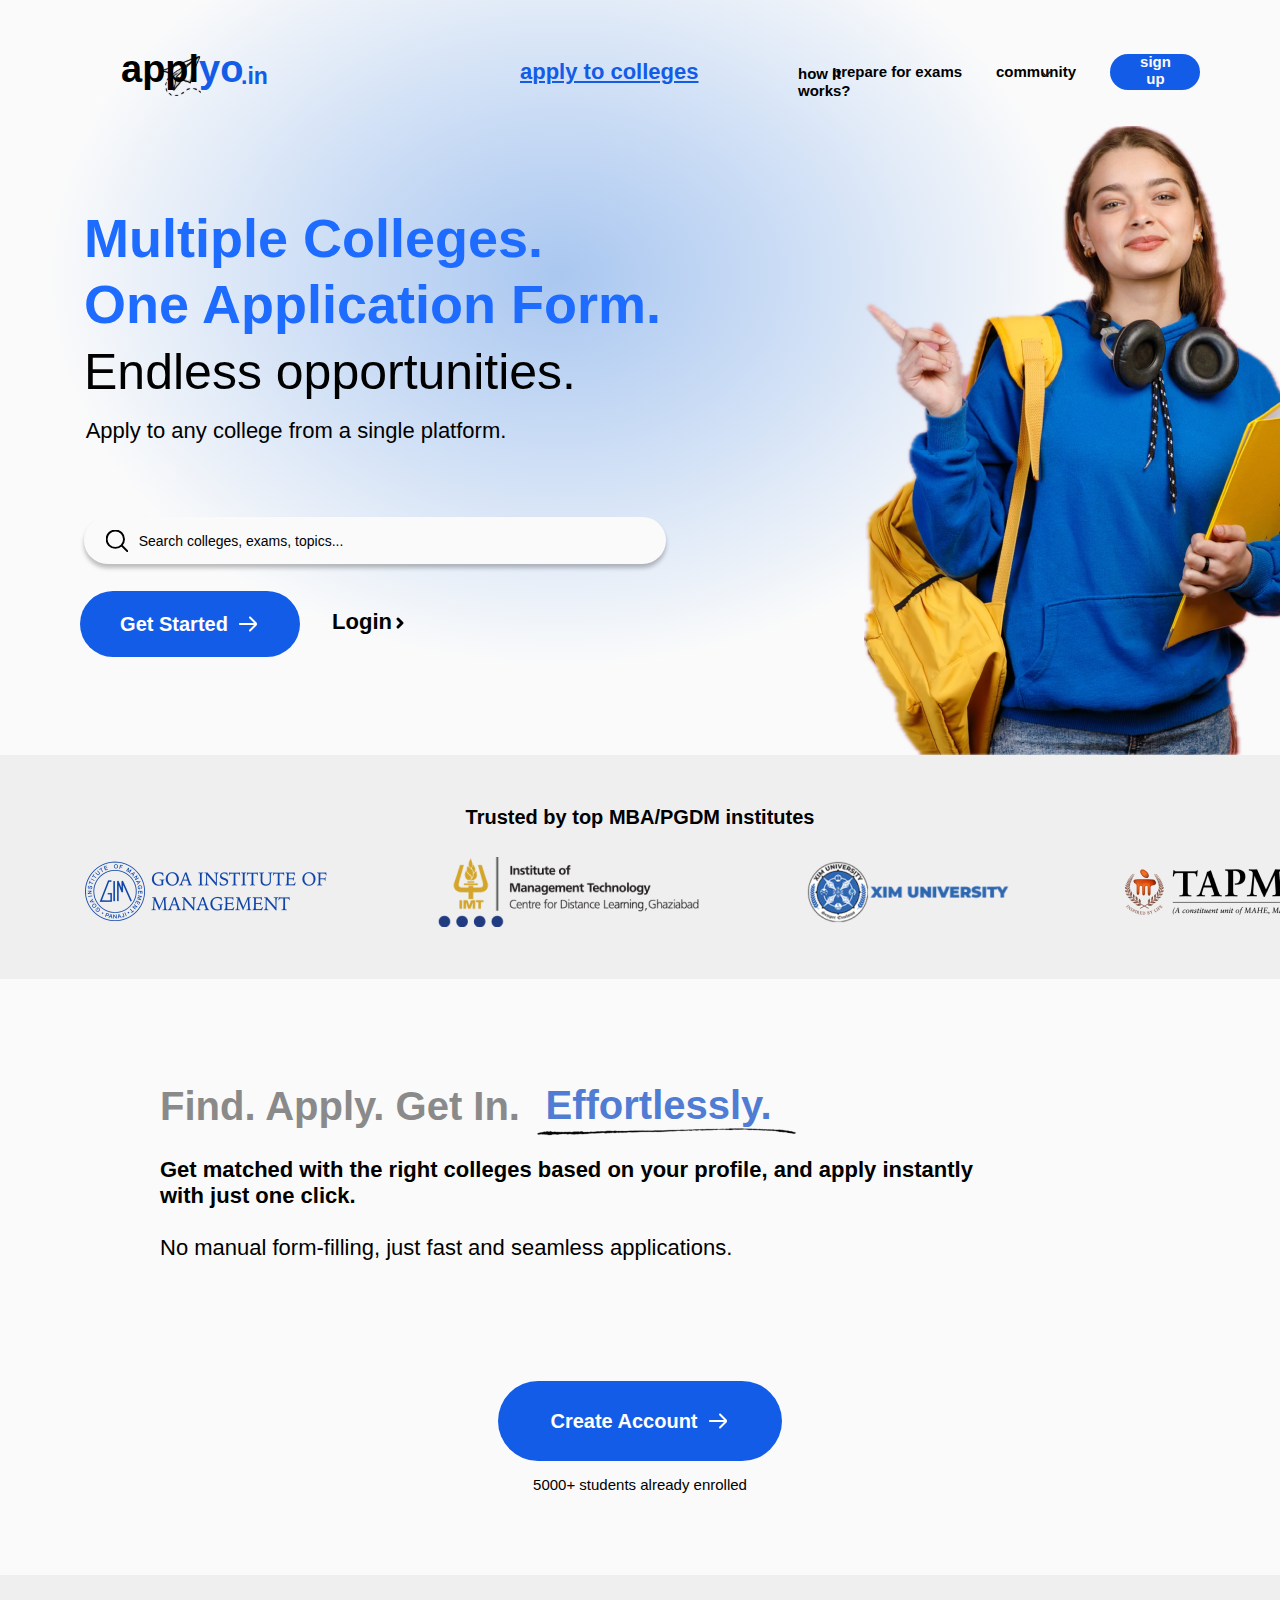
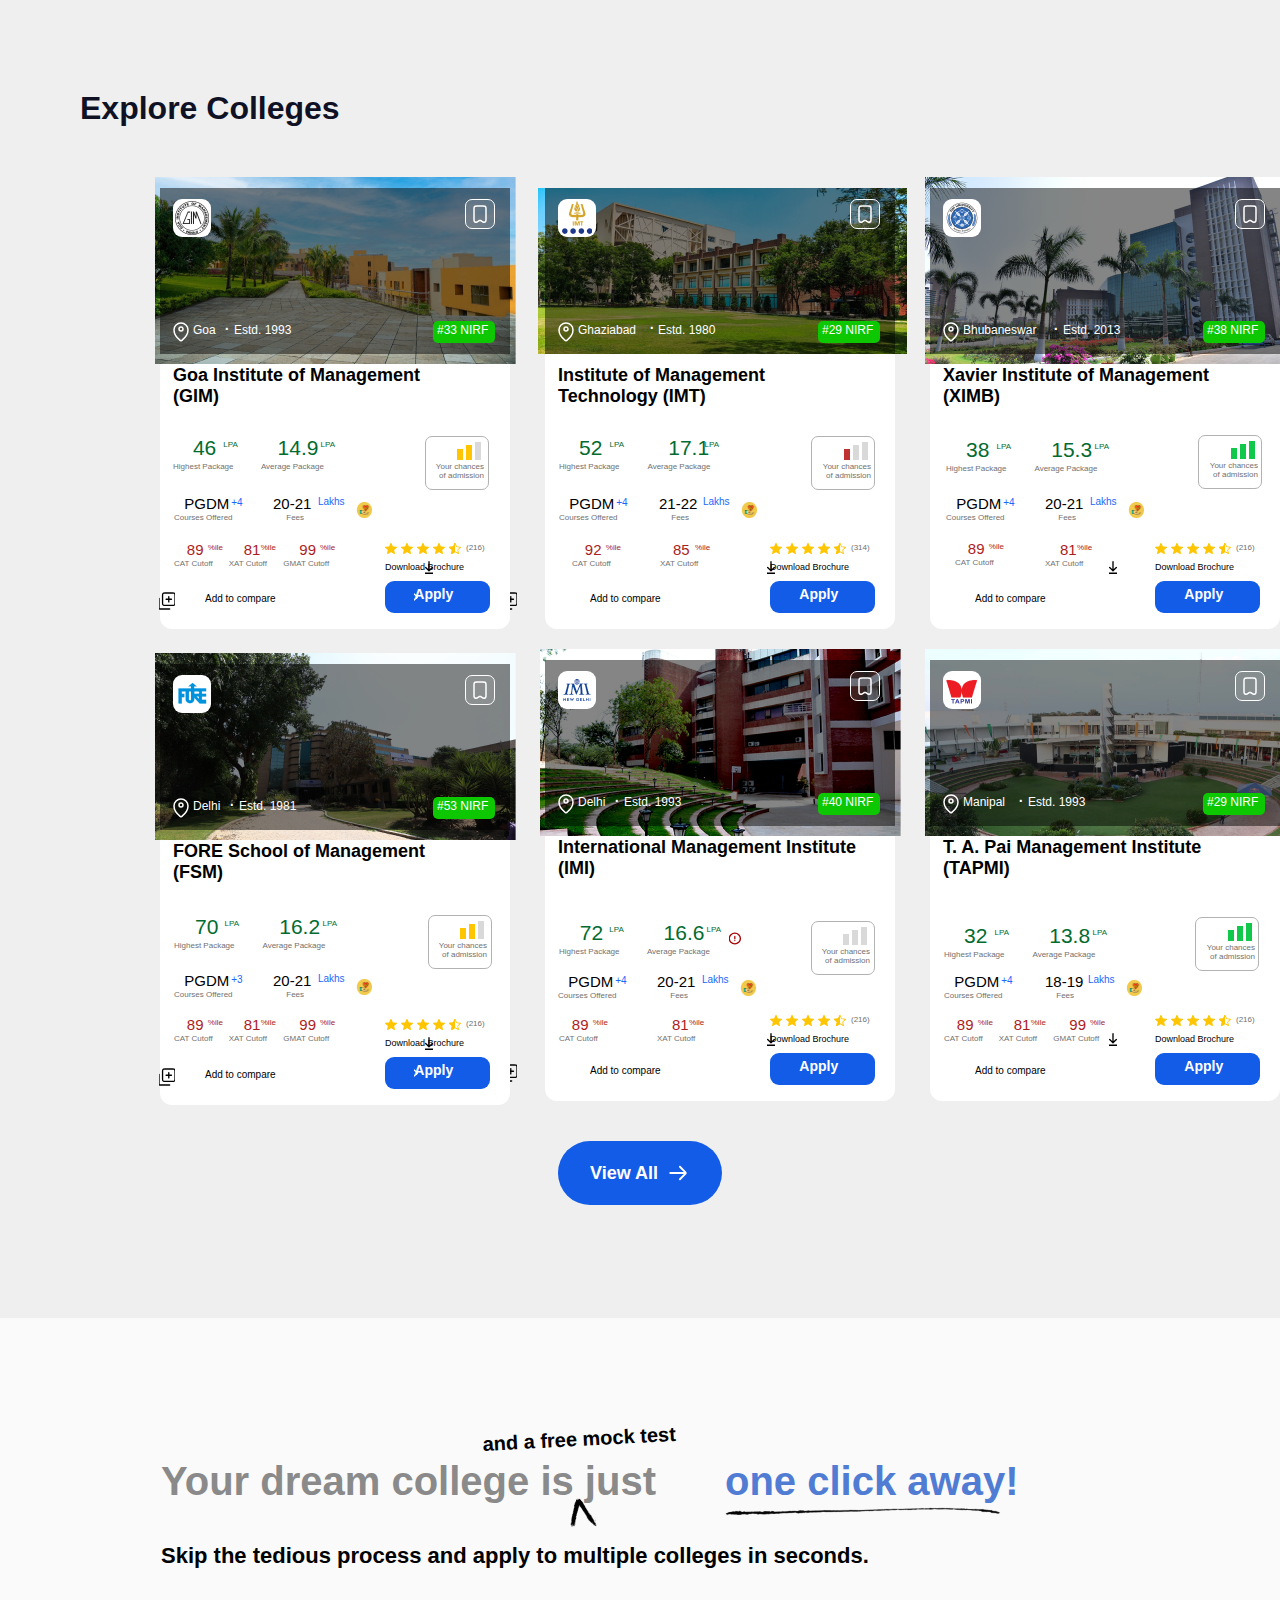
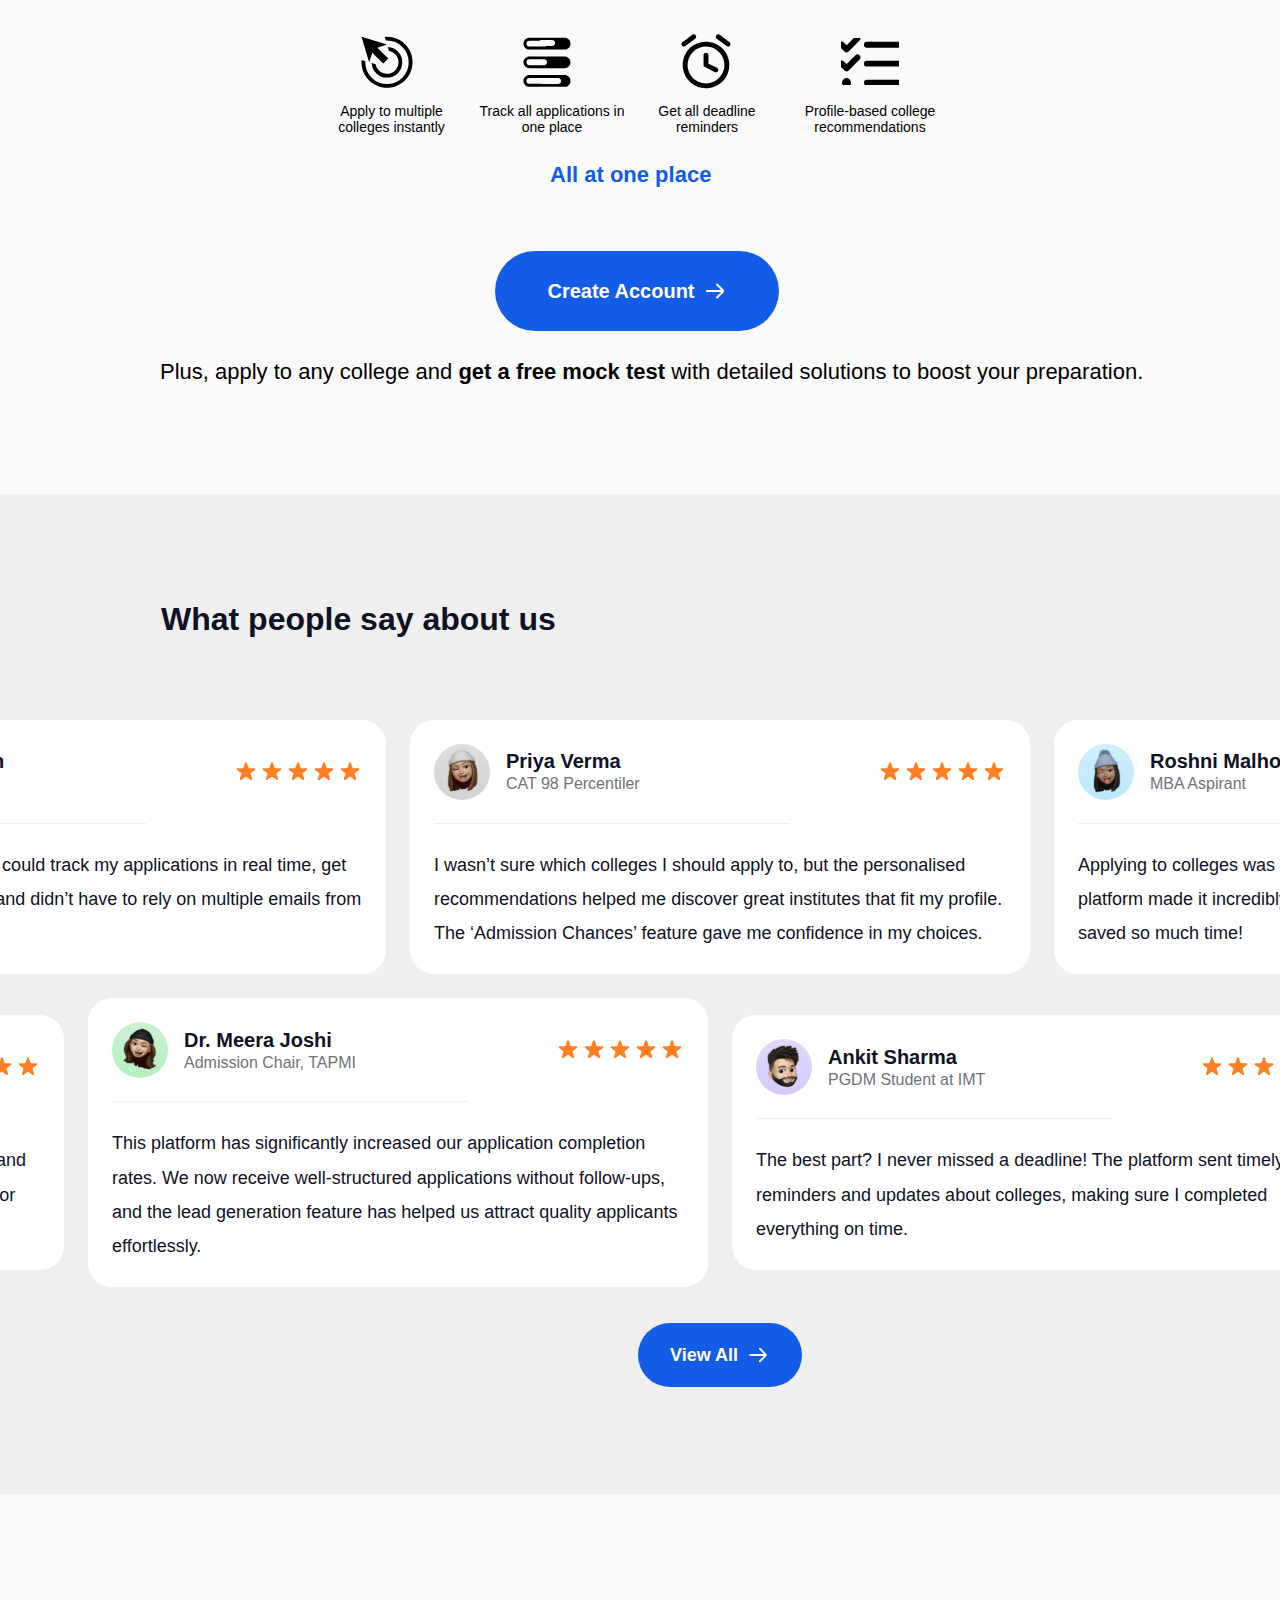
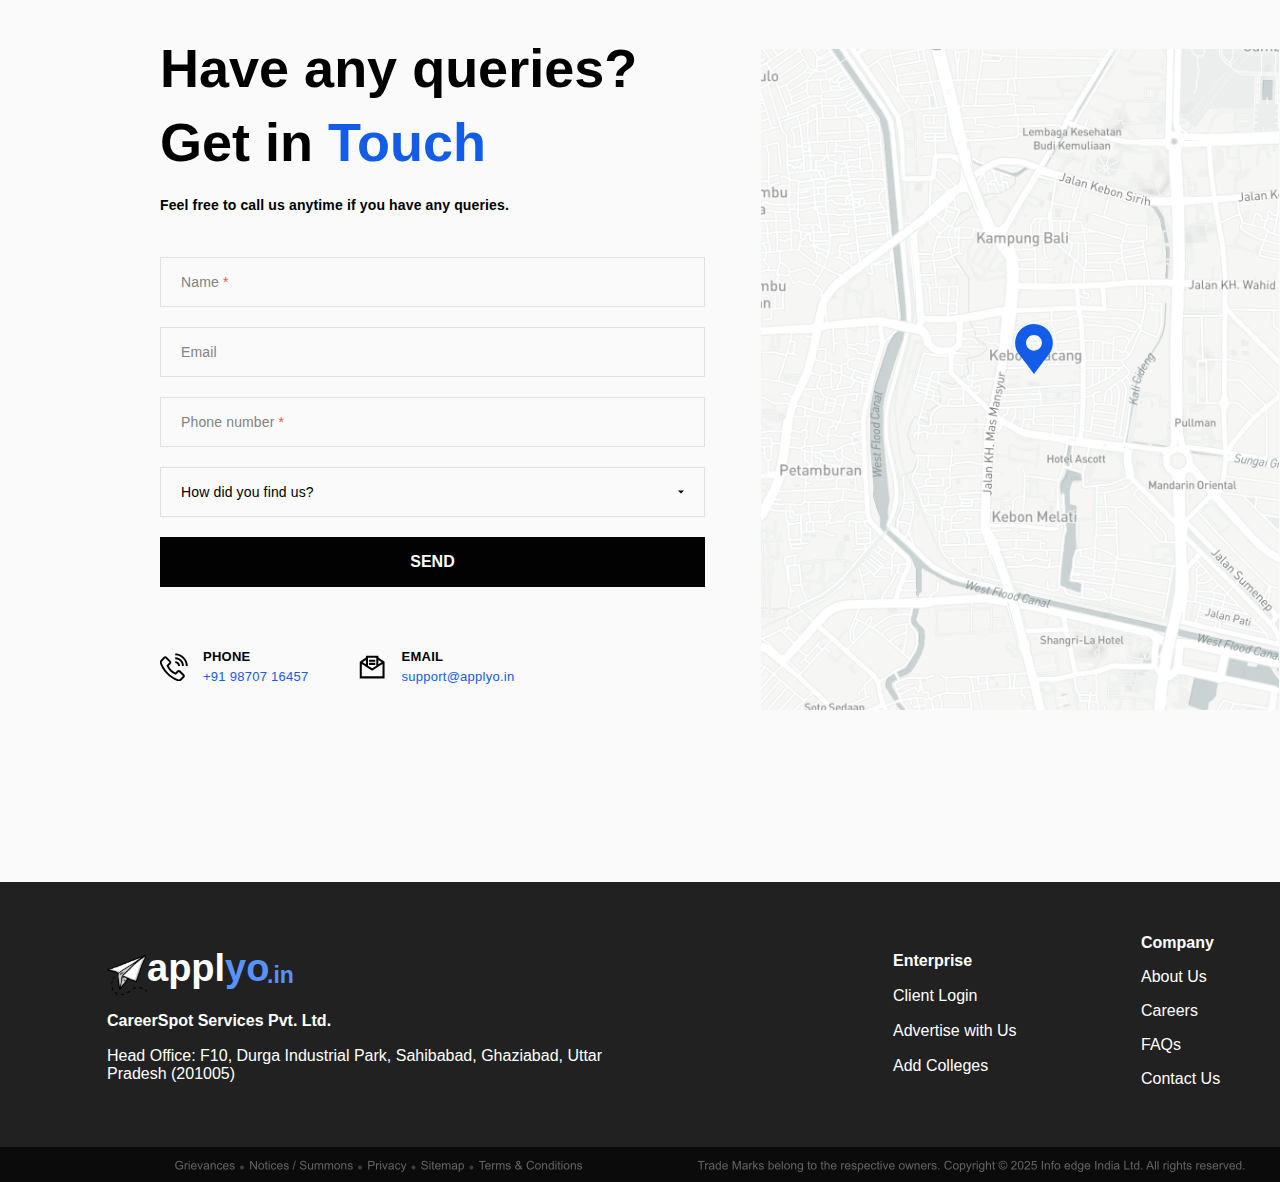
<file: index.html>
<!DOCTYPE html>
<html lang="en">
<head>
  <meta charset="UTF-8">
  <meta http-equiv="X-UA-Compatible" content="IE=edge">
  <meta name="viewport" content="width=device-width, initial-scale=1.0">
  <link rel="stylesheet" href="./vars.css">
  <link rel="stylesheet" href="./style.css">
  
  
  <style>
   a,
   button,
   input,
   select,
   h1,
   h2,
   h3,
   h4,
   h5,
   * {
       box-sizing: border-box;
       margin: 0;
       padding: 0;
       border: none;
       text-decoration: none;
       background: none;
   
       -webkit-font-smoothing: antialiased;
   }
   
   menu, ol, ul {
       list-style-type: none;
       margin: 0;
       padding: 0;
   }
   </style>
  <title>Document</title>
</head>
<body>
  <div class="homepage">
    <div class="footer">
      <div class="frame-323">
        <div class="enterprise">Enterprise</div>
        <div class="client-login">Client Login</div>
        <div class="advertise-with-us">Advertise with Us</div>
        <div class="add-colleges">Add Colleges</div>
      </div>
      <div class="frame-324">
        <div class="company">Company</div>
        <div class="about-us">About Us</div>
        <div class="careers">Careers</div>
        <div class="fa-qs">FAQs</div>
        <div class="contact-us">Contact Us</div>
      </div>
      <div class="frame-325">
        <img class="social-network" src="social-network0.svg" />
        <img class="social-network2" src="social-network1.svg" />
        <img class="social-network3" src="social-network2.svg" />
      </div>
      <div class="frame-321">
        <div class="career-spot-services-pvt-ltd">
          CareerSpot Services Pvt. Ltd.
        </div>
        <div
          class="head-office-f-10-durga-industrial-park-sahibabad-ghaziabad-uttar-pradesh-201005"
        >
          Head Office: F10, Durga Industrial Park, Sahibabad, Ghaziabad, Uttar
          Pradesh (201005)
        </div>
      </div>
      <div class="group-15">
        <div class="logo-temp-1">
          <img class="clip-path-group" src="clip-path-group0.svg" />
        </div>
        <div class="appl">appl</div>
        <div class="yo">yo</div>
        <div class="in">.in</div>
      </div>
      <div class="rectangle-18"></div>
      <img
        class="screenshot-2025-02-09-at-1-27-36-pm-1"
        src="screenshot-2025-02-09-at-1-27-36-pm-10.png"
      />
    </div>
    <div class="rectangle-30"></div>
    <div
      class="component-6"
      style="
        background: url(component-60.png) center;
        background-size: cover;
        background-repeat: no-repeat;
      "
    >
      <div class="rectangle-10"></div>
      <img class="el-map-marker" src="el-map-marker0.svg" />
    </div>
    <div class="frame-3851">
      <div class="frame-38512">
        <div class="frame-38513">
          <div class="get-in-touch">
            <span>
              <span class="get-in-touch-span">Get in</span>
              <span class="get-in-touch-span2">Touch</span>
            </span>
          </div>
          <div class="feel-free-to-call-us-anytime-if-you-have-any-queries">
            Feel free to call us anytime if you have any queries.
          </div>
        </div>
        <div class="frame-830">
          <div class="text-field">
            <div class="name">
              <span>
                <span class="name-span">Name</span>
                <span class="name-span2">*</span>
              </span>
            </div>
          </div>
          <div class="text-field">
            <div class="email">Email</div>
          </div>
          <div class="text-field">
            <div class="phone-number">
              <span>
                <span class="phone-number-span">Phone number</span>
                <span class="phone-number-span2">*</span>
              </span>
            </div>
          </div>
          <div class="dropdown">
            <div class="how-did-you-find-us">How did you find us?</div>
            <img class="vector-2" src="vector-20.svg" />
          </div>
          <div class="button">
            <div class="send">send</div>
          </div>
        </div>
      </div>
      <div class="frame-837">
        <div class="frame-832">
          <img class="frame-831" src="frame-8310.svg" />
          <div class="phone-91-98707-16457">
            <span>
              <span class="phone-91-98707-16457-span">
                PHONE
                <br />
              </span>
              <span class="phone-91-98707-16457-span2">+91 98707 16457</span>
            </span>
          </div>
        </div>
        <div class="frame-834">
          <img class="frame-833" src="frame-8330.svg" />
          <div class="email-support-applyo-in">
            <span>
              <span class="email-support-applyo-in-span">
                EMAIL
                <br />
              </span>
              <span class="email-support-applyo-in-span2">support@applyo.in</span>
            </span>
          </div>
        </div>
      </div>
    </div>
    <div class="have-any-queries">Have any queries?</div>
    <div class="testimonials-section">
      <div class="headline">
        <div class="what-people-say-about-us">What people say about us</div>
      </div>
      <div class="card-wrap">
        <div class="card-wrap2">
          <div class="card">
            <div class="profile">
              <img class="avatar" src="avatar0.svg" />
              <div class="label">
                <div class="crystal-maiden">Crystal Maiden</div>
                <div class="uiux-designer">UIUX Designer</div>
              </div>
              <img class="ratings" src="ratings0.svg" />
            </div>
            <div class="div"></div>
            <div
              class="i-loved-the-transparency-i-could-track-my-applications-in-real-time-get-notified-about-next-steps-and-didn-t-have-to-rely-on-multiple-emails-from-different-colleges"
            >
              I loved the transparency! I could track my applications in real
              time, get notified about next steps, and didn’t have to rely on
              multiple emails from different colleges.
            </div>
          </div>
          <div class="card">
            <div class="profile">
              <img class="avatar2" src="avatar1.svg" />
              <div class="label">
                <div class="priya-verma">Priya Verma</div>
                <div class="cat-98-percentiler">CAT 98 Percentiler</div>
              </div>
              <img class="ratings2" src="ratings1.svg" />
            </div>
            <div class="div"></div>
            <div
              class="[base64]"
            >
              I wasn’t sure which colleges I should apply to, but the personalised
              recommendations helped me discover great institutes that fit my
              profile. The ‘Admission Chances’ feature gave me confidence in my
              choices.
            </div>
          </div>
          <div class="card">
            <div class="profile">
              <img class="avatar3" src="avatar2.svg" />
              <div class="label">
                <div class="roshni-malhotra">Roshni Malhotra</div>
                <div class="mba-aspirant">MBA Aspirant</div>
              </div>
              <img class="ratings3" src="ratings2.svg" />
            </div>
            <div class="div"></div>
            <div
              class="applying-to-colleges-was-always-a-hassle-filling-out-multiple-this-platform-made-it-incredibly-easy-one-profile-multiple-applications-i-saved-so-much-time"
            >
              Applying to colleges was always a hassle—filling out multiple This
              platform made it incredibly easy! One profile, multiple
              applications. I saved so much time!
            </div>
          </div>
        </div>
        <div class="card-wrap2">
          <div class="card">
            <div class="profile">
              <img class="avatar4" src="avatar3.svg" />
              <div class="label">
                <div class="crystal-maiden">Crystal Maiden</div>
                <div class="uiux-designer">UIUX Designer</div>
              </div>
              <img class="ratings4" src="ratings3.svg" />
            </div>
            <div class="div"></div>
            <div
              class="i-ve-used-other-kits-but-this-one-is-the-best-the-attention-to-detail-and-usability-are-truly-amazing-for-all-designers-i-highly-recommend-it-for-any-type-of-project"
            >
              I’ve used other kits, but this one is the best. The attention to
              detail and usability are truly amazing for all designers. I highly
              recommend it for any type of project.
            </div>
          </div>
          <div class="card">
            <div class="profile">
              <img class="avatar5" src="avatar4.svg" />
              <div class="label">
                <div class="dr-meera-joshi">Dr. Meera Joshi</div>
                <div class="admission-chair-tapmi">Admission Chair, TAPMI</div>
              </div>
              <img class="ratings5" src="ratings4.svg" />
            </div>
            <div class="div"></div>
            <div
              class="[base64]"
            >
              This platform has significantly increased our application completion
              rates. We now receive well-structured applications without
              follow-ups, and the lead generation feature has helped us attract
              quality applicants effortlessly.
            </div>
          </div>
          <div class="card">
            <div class="profile">
              <img class="avatar6" src="avatar5.svg" />
              <div class="label">
                <div class="ankit-sharma">Ankit Sharma</div>
                <div class="pgdm-student-at-imt">PGDM Student at IMT</div>
              </div>
              <img class="ratings6" src="ratings5.svg" />
            </div>
            <div class="div"></div>
            <div
              class="the-best-part-i-never-missed-a-deadline-the-platform-sent-timely-reminders-and-updates-about-colleges-making-sure-i-completed-everything-on-time"
            >
              The best part? I never missed a deadline! The platform sent timely
              reminders and updates about colleges, making sure I completed
              everything on time.
            </div>
          </div>
          <div class="card">
            <div class="profile">
              <img class="avatar7" src="avatar6.svg" />
              <div class="label">
                <div class="crystal-maiden">Crystal Maiden</div>
                <div class="uiux-designer">UIUX Designer</div>
              </div>
              <img class="ratings7" src="ratings6.svg" />
            </div>
            <div class="div"></div>
            <div
              class="this-ui-kit-is-incredibly-helpful-for-my-design-process-the-icons-and-illustrations-are-clean-modern-and-save-me-a-lot-of-time-it-s-perfect-f-or-beginners-and-professionals-alike"
            >
              This UI Kit is incredibly helpful for my design process. The icons
              and illustrations are clean, modern, and save me a lot of time. It’s
              perfect f
              <br />
              or beginners and professionals alike.
            </div>
          </div>
        </div>
      </div>
      <div class="text-button">
        <div class="view-all">View All</div>
        <img
          class="ui-icon-arrow-forward-light"
          src="ui-icon-arrow-forward-light0.svg"
        />
      </div>
    </div>
    <div class="text-content">
      <div
        class="skip-the-tedious-process-and-apply-to-multiple-colleges-in-seconds"
      >
        Skip the tedious process and apply to multiple colleges in seconds.
      </div>
      <div
        class="plus-apply-to-any-college-and-get-a-free-mock-test-with-detailed-solutions-to-boost-your-preparation"
      >
        <span>
          <span
            class="plus-apply-to-any-college-and-get-a-free-mock-test-with-detailed-solutions-to-boost-your-preparation-span"
          >
            Plus, apply to any college and
          </span>
          <span
            class="plus-apply-to-any-college-and-get-a-free-mock-test-with-detailed-solutions-to-boost-your-preparation-span2"
          >
            get a free mock test
          </span>
          <span
            class="plus-apply-to-any-college-and-get-a-free-mock-test-with-detailed-solutions-to-boost-your-preparation-span3"
          >
            with detailed solutions to boost your preparation.
          </span>
        </span>
      </div>
      <div class="your-dream-college-is-just">Your dream college is just</div>
      <div class="one-click-away">one click away!</div>
      <img class="underline" src="underline0.png" />
      <div class="and-a-free-mock-test">and a free mock test</div>
      <img class="div2" src="div7.png" />
    </div>
    <div class="text-button2">
      <div class="create-account">Create Account</div>
      <img
        class="ui-icon-arrow-forward-light2"
        src="ui-icon-arrow-forward-light1.svg"
      />
    </div>
    <div class="all-at-one-place-icons">
      <div class="frame-1">
        <img class="vector" src="vector0.svg" />
        <div class="track-application-icon">
          <img class="app-tracking" src="app-tracking0.svg" />
          <div class="rectangle-7"></div>
          <div class="rectangle-8"></div>
        </div>
        <img class="reminder-icon" src="reminder-icon0.svg" />
        <img class="vector2" src="vector1.svg" />
      </div>
      <div class="apply-to-multiple-colleges-instantly">
        Apply to multiple colleges instantly
      </div>
      <div class="get-all-deadline-reminders">Get all deadline reminders</div>
      <div class="track-all-applications-in-one-place">
        Track all applications in one place
      </div>
      <div class="profile-based-college-recommendations">
        Profile-based college recommendations
      </div>
      <div class="all-at-one-place">All at one place</div>
    </div>
    <div class="rectangle-19"></div>
    <div class="colleges-section">
      <div class="rectangle-20"></div>
      <div class="text-button3">
        <div class="view-all">View All</div>
        <img
          class="ui-icon-arrow-forward-light3"
          src="ui-icon-arrow-forward-light2.svg"
        />
      </div>
      <div class="card-6">
        <div class="college-1"></div>
        <div class="compare-button">
          <div class="add-to-compare">Add to compare</div>
          <img class="vector3" src="vector2.svg" />
        </div>
        <div class="apply-button">
          <div class="rectangle-24"></div>
          <div class="apply">Apply</div>
          <img class="vector4" src="vector3.svg" />
        </div>
        <div class="brochure-button">
          <img class="vector5" src="vector4.svg" />
          <div class="download-brochure">Download Brochure</div>
        </div>
        <div class="rating">
          <div class="_216">(216)</div>
          <div class="star-ratings">
            <img class="style-star" src="style-star0.svg" />
            <img class="style-star2" src="style-star1.svg" />
            <img class="style-star3" src="style-star2.svg" />
            <img class="style-star4" src="style-star3.svg" />
            <img
              class="style-star-half-stroke"
              src="style-star-half-stroke0.svg"
            />
          </div>
        </div>
        <div class="row-3">
          <div class="cat">
            <div class="ile">%ile</div>
            <div class="cat-cutoff">CAT Cutoff</div>
            <div class="_89">89</div>
          </div>
          <div class="cat2">
            <div class="ile2">%ile</div>
            <div class="xat-cutoff">XAT Cutoff</div>
            <div class="_81">81</div>
          </div>
          <div class="cat3">
            <div class="ile3">%ile</div>
            <div class="gmat-cutoff">GMAT Cutoff</div>
            <div class="_99">99</div>
          </div>
        </div>
        <div class="row-2">
          <img class="financial-aid-icon" src="financial-aid-icon0.png" />
          <div class="courses">
            <div class="_4">+4</div>
            <div class="courses-offered">Courses Offered</div>
            <div class="pgdm">PGDM</div>
          </div>
          <div class="fees">
            <div class="lakhs">Lakhs</div>
            <div class="fees2">Fees</div>
            <div class="_18-19">18-19</div>
          </div>
        </div>
        <div class="row-1">
          <div class="your-chances">
            <div class="rectangle-29"></div>
            <div class="your-chances-of-admission">
              Your chances
              <br />
              of admission
            </div>
            <div class="icon">
              <div class="rectangle-26"></div>
              <div class="rectangle-27"></div>
              <div class="rectangle-28"></div>
            </div>
          </div>
          <div class="package">
            <div class="highest-package">
              <div class="lpa">LPA</div>
              <div class="_32">32</div>
              <div class="highest-package2">Highest Package</div>
            </div>
            <div class="avg-package">
              <div class="lpa2">LPA</div>
              <div class="_13-8">13.8</div>
              <div class="average-package">Average Package</div>
            </div>
          </div>
        </div>
        <div class="college-name">T. A. Pai Management Institute (TAPMI)</div>
        <img class="rectangle-22" src="rectangle-220.png" />
        <img
          class="great-lakes-about-banner-2"
          src="great-lakes-about-banner-20.png"
        />
        <div class="rectangle-21"></div>
        <div class="location-and-estd">
          <div class="manipal">Manipal</div>
          <div class="div3">.</div>
          <div class="estd-1993">Estd. 1993</div>
        </div>
        <div class="nirf-rank">
          <div class="rectangle-242"></div>
          <div class="_29-nirf">#29 NIRF</div>
        </div>
        <div class="rectangle-25"></div>
        <div class="logo">
          <div class="rectangle-23"></div>
          <img class="tapmi" src="tapmi0.png" />
        </div>
        <img class="interface-bookmark" src="interface-bookmark0.svg" />
        <img class="navigation-map-pin" src="navigation-map-pin0.svg" />
        <div class="edit-add-to-queue"></div>
      </div>
      <div class="card-5">
        <div class="college-12"></div>
        <div class="compare-button">
          <div class="add-to-compare2">Add to compare</div>
          <img class="vector6" src="vector5.svg" />
        </div>
        <div class="apply-button">
          <div class="rectangle-243"></div>
          <div class="apply2">Apply</div>
          <img class="vector7" src="vector6.svg" />
        </div>
        <div class="brochure-button">
          <img class="vector8" src="vector7.svg" />
          <div class="download-brochure2">Download Brochure</div>
        </div>
        <div class="rating">
          <div class="_2162">(216)</div>
          <div class="star-ratings2">
            <img class="style-star5" src="style-star4.svg" />
            <img class="style-star6" src="style-star5.svg" />
            <img class="style-star7" src="style-star6.svg" />
            <img class="style-star8" src="style-star7.svg" />
            <img
              class="style-star-half-stroke2"
              src="style-star-half-stroke1.svg"
            />
          </div>
        </div>
        <div class="row-32">
          <div class="cat4">
            <div class="ile4">%ile</div>
            <div class="cat-cutoff2">CAT Cutoff</div>
            <div class="_892">89</div>
          </div>
          <div class="cat2">
            <div class="ile5">%ile</div>
            <div class="xat-cutoff2">XAT Cutoff</div>
            <div class="_812">81</div>
          </div>
        </div>
        <div class="row-2">
          <img class="financial-aid-icon2" src="financial-aid-icon1.png" />
          <div class="courses">
            <div class="_42">+4</div>
            <div class="courses-offered2">Courses Offered</div>
            <div class="pgdm2">PGDM</div>
          </div>
          <div class="fees3">
            <div class="lakhs2">Lakhs</div>
            <div class="fees4">Fees</div>
            <div class="_20-21">20-21</div>
          </div>
        </div>
        <div class="row-12">
          <div class="package2">
            <div class="your-chances2">
              <div class="rectangle-292"></div>
              <div class="your-chances-of-admission2">
                Your chances
                <br />
                of admission
              </div>
              <div class="icon2">
                <div class="rectangle-262"></div>
                <div class="rectangle-272"></div>
                <div class="rectangle-282"></div>
              </div>
              <img class="vector9" src="vector8.svg" />
            </div>
            <div class="highest-package3">
              <div class="lpa3">LPA</div>
              <div class="_72">72</div>
              <div class="highest-package4">Highest Package</div>
            </div>
            <div class="avg-package2">
              <div class="lpa4">LPA</div>
              <div class="_16-6">16.6</div>
              <div class="average-package2">Average Package</div>
            </div>
          </div>
        </div>
        <div class="college-name2">International Management Institute (IMI)</div>
        <img class="rectangle-222" src="rectangle-221.png" />
        <img class="bannerimage-1509962637" src="bannerimage-15099626370.png" />
        <div class="rectangle-212"></div>
        <div class="location-and-estd2">
          <div class="delhi">Delhi</div>
          <div class="div4">.</div>
          <div class="estd-19932">Estd. 1993</div>
        </div>
        <div class="nirf-rank">
          <div class="rectangle-244"></div>
          <div class="_40-nirf">#40 NIRF</div>
        </div>
        <div class="rectangle-252"></div>
        <div class="logo">
          <div class="rectangle-232"></div>
          <img class="images-copy" src="images-copy0.png" />
        </div>
        <img class="interface-bookmark2" src="interface-bookmark1.svg" />
        <img class="navigation-map-pin2" src="navigation-map-pin1.svg" />
        <div class="edit-add-to-queue2"></div>
      </div>
      <div class="card-4">
        <div class="college-13"></div>
        <div class="compare-button">
          <div class="add-to-compare3">Add to compare</div>
          <img class="vector10" src="vector9.svg" />
        </div>
        <div class="apply-button">
          <div class="rectangle-245"></div>
          <div class="apply3">Apply</div>
          <img class="vector11" src="vector10.svg" />
        </div>
        <div class="brochure-button">
          <img class="vector12" src="vector11.svg" />
          <div class="download-brochure3">Download Brochure</div>
        </div>
        <div class="rating">
          <div class="_2163">(216)</div>
          <div class="star-ratings3">
            <img class="style-star9" src="style-star8.svg" />
            <img class="style-star10" src="style-star9.svg" />
            <img class="style-star11" src="style-star10.svg" />
            <img class="style-star12" src="style-star11.svg" />
            <img
              class="style-star-half-stroke3"
              src="style-star-half-stroke2.svg"
            />
          </div>
        </div>
        <div class="row-3">
          <div class="cat">
            <div class="ile6">%ile</div>
            <div class="cat-cutoff3">CAT Cutoff</div>
            <div class="_893">89</div>
          </div>
          <div class="cat2">
            <div class="ile7">%ile</div>
            <div class="xat-cutoff3">XAT Cutoff</div>
            <div class="_813">81</div>
          </div>
          <div class="cat3">
            <div class="ile8">%ile</div>
            <div class="gmat-cutoff2">GMAT Cutoff</div>
            <div class="_992">99</div>
          </div>
        </div>
        <div class="row-2">
          <img class="financial-aid-icon3" src="financial-aid-icon2.png" />
          <div class="courses">
            <div class="_3">+3</div>
            <div class="courses-offered3">Courses Offered</div>
            <div class="pgdm3">PGDM</div>
          </div>
          <div class="fees3">
            <div class="lakhs3">Lakhs</div>
            <div class="fees5">Fees</div>
            <div class="_20-212">20-21</div>
          </div>
        </div>
        <div class="row-13">
          <div class="package3">
            <div class="your-chances">
              <div class="rectangle-293"></div>
              <div class="your-chances-of-admission3">
                Your chances
                <br />
                of admission
              </div>
              <div class="icon">
                <div class="rectangle-263"></div>
                <div class="rectangle-273"></div>
                <div class="rectangle-283"></div>
              </div>
            </div>
            <div class="highest-package">
              <div class="lpa5">LPA</div>
              <div class="_70">70</div>
              <div class="highest-package5">Highest Package</div>
            </div>
            <div class="avg-package">
              <div class="lpa6">LPA</div>
              <div class="_16-2">16.2</div>
              <div class="average-package3">Average Package</div>
            </div>
          </div>
        </div>
        <div class="college-name3">FORE School of Management (FSM)</div>
        <img class="rectangle-223" src="rectangle-222.png" />
        <img class="_1-f-7-a-3303" src="_1-f-7-a-33030.png" />
        <div class="rectangle-213"></div>
        <div class="location-and-estd3">
          <div class="delhi2">Delhi</div>
          <div class="div5">.</div>
          <div class="estd-1981">Estd. 1981</div>
        </div>
        <div class="nirf-rank">
          <div class="rectangle-246"></div>
          <div class="_53-nirf">#53 NIRF</div>
        </div>
        <div class="rectangle-253"></div>
        <div class="logo">
          <div class="rectangle-233"></div>
          <img class="images" src="images0.png" />
        </div>
        <img class="interface-bookmark3" src="interface-bookmark2.svg" />
        <img class="navigation-map-pin3" src="navigation-map-pin2.svg" />
        <div class="edit-add-to-queue3"></div>
      </div>
      <div class="card-3">
        <div class="college-14"></div>
        <div class="compare-button">
          <div class="add-to-compare4">Add to compare</div>
          <img class="vector13" src="vector12.svg" />
        </div>
        <div class="apply-button">
          <div class="rectangle-247"></div>
          <div class="apply4">Apply</div>
          <img class="vector14" src="vector13.svg" />
        </div>
        <div class="brochure-button">
          <img class="vector15" src="vector14.svg" />
          <div class="download-brochure4">Download Brochure</div>
        </div>
        <div class="rating">
          <div class="_2164">(216)</div>
          <div class="star-ratings4">
            <img class="style-star13" src="style-star12.svg" />
            <img class="style-star14" src="style-star13.svg" />
            <img class="style-star15" src="style-star14.svg" />
            <img class="style-star16" src="style-star15.svg" />
            <img
              class="style-star-half-stroke4"
              src="style-star-half-stroke3.svg"
            />
          </div>
        </div>
        <div class="row-33">
          <div class="cat4">
            <div class="ile9">%ile</div>
            <div class="cat-cutoff4">CAT Cutoff</div>
            <div class="_894">89</div>
          </div>
          <div class="xat">
            <div class="ile10">%ile</div>
            <div class="xat-cutoff4">XAT Cutoff</div>
            <div class="_814">81</div>
          </div>
        </div>
        <div class="row-2">
          <img class="financial-aid-icon4" src="financial-aid-icon3.png" />
          <div class="courses">
            <div class="_43">+4</div>
            <div class="courses-offered4">Courses Offered</div>
            <div class="pgdm4">PGDM</div>
          </div>
          <div class="fees3">
            <div class="lakhs4">Lakhs</div>
            <div class="fees6">Fees</div>
            <div class="_20-213">20-21</div>
          </div>
        </div>
        <div class="row-12">
          <div class="your-chances">
            <div class="rectangle-294"></div>
            <div class="your-chances-of-admission4">
              Your chances
              <br />
              of admission
            </div>
            <div class="icon">
              <div class="rectangle-264"></div>
              <div class="rectangle-274"></div>
              <div class="rectangle-284"></div>
            </div>
          </div>
          <div class="package">
            <div class="highest-package">
              <div class="lpa7">LPA</div>
              <div class="_38">38</div>
              <div class="highest-package6">Highest Package</div>
            </div>
            <div class="avg-package">
              <div class="lpa8">LPA</div>
              <div class="_15-3">15.3</div>
              <div class="average-package4">Average Package</div>
            </div>
          </div>
        </div>
        <div class="college-name4">Xavier Institute of Management (XIMB)</div>
        <img class="rectangle-224" src="rectangle-223.png" />
        <img
          class="why-should-you-enroll-in-the-school-of-governance-public-affairs"
          src="why-should-you-enroll-in-the-school-of-governance-public-affairs0.png"
        />
        <div class="rectangle-214"></div>
        <div class="location-and-estd4">
          <div class="bhubaneswar">Bhubaneswar</div>
          <div class="div6">.</div>
          <div class="estd-2013">Estd. 2013</div>
        </div>
        <div class="nirf-rank">
          <div class="rectangle-248"></div>
          <div class="_38-nirf">#38 NIRF</div>
        </div>
        <div class="rectangle-254"></div>
        <div class="logo">
          <div class="rectangle-234"></div>
          <img class="xim-logo-1" src="xim-logo-10.png" />
        </div>
        <img class="interface-bookmark4" src="interface-bookmark3.svg" />
        <img class="navigation-map-pin4" src="navigation-map-pin3.svg" />
        <div class="edit-add-to-queue4"></div>
      </div>
      <div class="card-2">
        <div class="college-15"></div>
        <div class="compare-button">
          <div class="add-to-compare5">Add to compare</div>
          <img class="vector16" src="vector15.svg" />
        </div>
        <div class="apply-button">
          <div class="rectangle-249"></div>
          <div class="apply5">Apply</div>
          <img class="vector17" src="vector16.svg" />
        </div>
        <div class="brochure-button">
          <img class="vector18" src="vector17.svg" />
          <div class="download-brochure5">Download Brochure</div>
        </div>
        <div class="rating">
          <div class="_314">(314)</div>
          <div class="star-ratings5">
            <img class="style-star17" src="style-star16.svg" />
            <img class="style-star18" src="style-star17.svg" />
            <img class="style-star19" src="style-star18.svg" />
            <img class="style-star20" src="style-star19.svg" />
            <img
              class="style-star-half-stroke5"
              src="style-star-half-stroke4.svg"
            />
          </div>
        </div>
        <div class="row-34">
          <div class="cat4">
            <div class="cat-cutoff5">CAT Cutoff</div>
            <div class="_92">92</div>
            <div class="ile11">%ile</div>
          </div>
          <div class="xat2">
            <div class="ile12">%ile</div>
            <div class="xat-cutoff5">XAT Cutoff</div>
            <div class="_85">85</div>
          </div>
        </div>
        <div class="row-2">
          <img class="financial-aid-icon5" src="financial-aid-icon4.png" />
          <div class="courses">
            <div class="_44">+4</div>
            <div class="courses-offered5">Courses Offered</div>
            <div class="pgdm5">PGDM</div>
          </div>
          <div class="fees7">
            <div class="lakhs5">Lakhs</div>
            <div class="fees8">Fees</div>
            <div class="_21-22">21-22</div>
          </div>
        </div>
        <div class="row-12">
          <div class="your-chances">
            <div class="your-chances-of-admission5">
              Your chances
              <br />
              of admission
            </div>
            <div class="icon">
              <div class="rectangle-265"></div>
              <div class="rectangle-275"></div>
              <div class="rectangle-285"></div>
            </div>
            <div class="rectangle-295"></div>
          </div>
          <div class="package">
            <div class="highest-package">
              <div class="lpa9">LPA</div>
              <div class="_52">52</div>
              <div class="highest-package7">Highest Package</div>
            </div>
            <div class="avg-package">
              <div class="lpa10">LPA</div>
              <div class="_17-1">17.1</div>
              <div class="average-package5">Average Package</div>
            </div>
          </div>
        </div>
        <div class="college-name5">Institute of Management Technology (IMT)</div>
        <img class="rectangle-225" src="rectangle-224.png" />
        <img
          class="thumbnail-imt-g-20240926111026-original-image-45-1"
          src="thumbnail-imt-g-20240926111026-original-image-45-10.png"
        />
        <div class="rectangle-215"></div>
        <div class="location-and-estd5">
          <div class="ghaziabad">Ghaziabad</div>
          <div class="div7">.</div>
          <div class="estd-1980">Estd. 1980</div>
        </div>
        <div class="nirf-rank">
          <div class="rectangle-2410"></div>
          <div class="_29-nirf2">#29 NIRF</div>
        </div>
        <div class="rectangle-255"></div>
        <div class="logo">
          <div class="rectangle-235"></div>
          <img
            class="institute-of-management-technology-ghaziabad-logo-1"
            src="institute-of-management-technology-ghaziabad-logo-10.png"
          />
        </div>
        <img class="interface-bookmark5" src="interface-bookmark4.svg" />
        <img class="navigation-map-pin5" src="navigation-map-pin4.svg" />
        <div class="edit-add-to-queue5"></div>
      </div>
      <div class="card-1">
        <div class="college-16"></div>
        <div class="compare-button">
          <div class="add-to-compare6">Add to compare</div>
          <img class="vector19" src="vector18.svg" />
        </div>
        <div class="apply-button">
          <div class="rectangle-2411"></div>
          <div class="apply6">Apply</div>
          <img class="vector20" src="vector19.svg" />
        </div>
        <div class="brochure-button">
          <img class="vector21" src="vector20.svg" />
          <div class="download-brochure6">Download Brochure</div>
        </div>
        <div class="rating">
          <div class="_2165">(216)</div>
          <div class="star-ratings6">
            <img class="style-star21" src="style-star20.svg" />
            <img class="style-star22" src="style-star21.svg" />
            <img class="style-star23" src="style-star22.svg" />
            <img class="style-star24" src="style-star23.svg" />
            <img
              class="style-star-half-stroke6"
              src="style-star-half-stroke5.svg"
            />
          </div>
        </div>
        <div class="row-3">
          <div class="cat">
            <div class="ile13">%ile</div>
            <div class="cat-cutoff6">CAT Cutoff</div>
            <div class="_895">89</div>
          </div>
          <div class="cat2">
            <div class="ile14">%ile</div>
            <div class="xat-cutoff6">XAT Cutoff</div>
            <div class="_815">81</div>
          </div>
          <div class="cat3">
            <div class="ile15">%ile</div>
            <div class="gmat-cutoff3">GMAT Cutoff</div>
            <div class="_993">99</div>
          </div>
        </div>
        <div class="row-2">
          <img class="financial-aid-icon6" src="financial-aid-icon5.png" />
          <div class="courses">
            <div class="_45">+4</div>
            <div class="courses-offered6">Courses Offered</div>
            <div class="pgdm6">PGDM</div>
          </div>
          <div class="fees3">
            <div class="lakhs6">Lakhs</div>
            <div class="fees9">Fees</div>
            <div class="_20-214">20-21</div>
          </div>
        </div>
        <div class="row-12">
          <div class="your-chances2">
            <div class="rectangle-296"></div>
            <div class="your-chances-of-admission6">
              Your chances
              <br />
              of admission
            </div>
            <div class="icon2">
              <div class="rectangle-266"></div>
              <div class="rectangle-276"></div>
              <div class="rectangle-286"></div>
            </div>
          </div>
          <div class="package4">
            <div class="highest-package3">
              <div class="lpa11">LPA</div>
              <div class="_46">46</div>
              <div class="highest-package8">Highest Package</div>
            </div>
            <div class="avg-package2">
              <div class="lpa12">LPA</div>
              <div class="_14-9">14.9</div>
              <div class="average-package6">Average Package</div>
            </div>
          </div>
        </div>
        <div class="college-name6">
          <span>
            <span class="college-name-6-span">Goa Institute</span>
            <span class="college-name-6-span2">of Management (GIM)</span>
          </span>
        </div>
        <img class="rectangle-226" src="rectangle-225.png" />
        <img class="gim-photo-2-1" src="gim-photo-2-10.png" />
        <div class="rectangle-216"></div>
        <div class="location-and-estd6">
          <div class="goa">Goa</div>
          <div class="div8">.</div>
          <div class="estd-19933">Estd. 1993</div>
        </div>
        <div class="nirf-rank">
          <div class="rectangle-2412"></div>
          <div class="_33-nirf">#33 NIRF</div>
        </div>
        <div class="rectangle-256"></div>
        <div class="logo">
          <div class="rectangle-236"></div>
          <img
            class="uploaded-manual-65-bd-3-b-211-d-2-fc-gim-logo-white-removebg-preview-2-1"
            src="uploaded-manual-65-bd-3-b-211-d-2-fc-gim-logo-white-removebg-preview-2-10.png"
          />
        </div>
        <img class="interface-bookmark6" src="interface-bookmark5.svg" />
        <img class="navigation-map-pin6" src="navigation-map-pin5.svg" />
        <div class="edit-add-to-queue6"></div>
      </div>
    </div>
    <div class="explore-colleges">Explore Colleges</div>
    <div class="rectangle-31"></div>
    <div class="text-content2">
      <div
        class="get-matched-with-the-right-colleges-based-on-your-profile-and-apply-instantly-with-just-one-click-no-manual-form-filling-just-fast-and-seamless-applications"
      >
        <span>
          <span
            class="get-matched-with-the-right-colleges-based-on-your-profile-and-apply-instantly-with-just-one-click-no-manual-form-filling-just-fast-and-seamless-applications-span"
          >
            Get matched with the right colleges based on your profile, and apply
            instantly with just one click.
            <br />
            <br />
          </span>
          <span
            class="get-matched-with-the-right-colleges-based-on-your-profile-and-apply-instantly-with-just-one-click-no-manual-form-filling-just-fast-and-seamless-applications-span2"
          >
            No manual form-filling, just fast and seamless applications.
          </span>
        </span>
      </div>
      <div class="find-apply-get-in">Find. Apply. Get In.</div>
      <div class="effortlessly">Effortlessly.</div>
      <img class="underline2" src="underline1.png" />
    </div>
    <div class="text-button4">
      <div class="create-account">Create Account</div>
      <img
        class="ui-icon-arrow-forward-light4"
        src="ui-icon-arrow-forward-light3.svg"
      />
    </div>
    <div class="_5000-students-already-enrolled">
      5000+ students already enrolled
    </div>
    <div class="rectangle-102"></div>
    <div class="logos">
      <img class="imt-logo" src="imt-logo0.png" />
      <img class="gim-logo" src="gim-logo0.png" />
      <img class="xim-logo" src="xim-logo0.png" />
      <img class="tapmi-logo" src="tapmi-logo0.png" />
    </div>
    <div class="trusted-by-top-mba-pgdm-institutes">
      Trusted by top MBA/PGDM institutes
    </div>
    <div class="rectangle-14"></div>
    <div class="hero-content">
      <div class="ellipse-8"></div>
      <div class="login-button">
        <div class="get-started-button">
          <div class="login">Login</div>
        </div>
        <img class="group-21" src="group-210.svg" />
      </div>
      <div class="get-started-button2">
        <div class="get-started">Get Started</div>
        <img
          class="ui-icon-arrow-forward-light5"
          src="ui-icon-arrow-forward-light4.svg"
        />
      </div>
      <div class="search-bar">
        <div class="search-colleges-exams-topics">
          Search colleges, exams, topics...
        </div>
        <img class="vector22" src="vector21.svg" />
      </div>
      <div class="hero-heading-and-subheading">
        <div class="apply-to-any-college-from-a-single-platform">
          Apply to any college from a single platform.
        </div>
        <div class="multiple-colleges-one-application-form-endless-opportunities">
          <span>
            <span
              class="multiple-colleges-one-application-form-endless-opportunities-span"
            >
              Multiple Colleges.
              <br />
              One Application Form.
            </span>
            <span
              class="multiple-colleges-one-application-form-endless-opportunities-span2"
            >
              <br />
              Endless opportunities.
            </span>
          </span>
        </div>
      </div>
      <img class="hero-image" src="hero-image0.png" />
    </div>
    <div class="rectangle-15"></div>
    <div class="nav-menu">
      <div class="community">
        <img class="chevron-down" src="chevron-down0.svg" />
        <div class="community2">community</div>
      </div>
      <div class="how-it-works">
        <div class="how-it-works2">how it works?</div>
      </div>
      <div class="find-colleges">
        <div class="group-18">
          <div class="apply-to-colleges">APPLY To Colleges</div>
        </div>
      </div>
      <div class="exam-prepare">
        <img class="chevron-down2" src="chevron-down1.svg" />
        <div class="prepare-for-exams">prepare for exams</div>
      </div>
      <div class="sign-up">
        <div class="rectangle-72"></div>
        <div class="sign-up2">sign up</div>
      </div>
    </div>
    <div class="group-15">
      <div class="logo-temp-12">
        <img class="clip-path-group2" src="clip-path-group1.svg" />
      </div>
      <div class="appl2">appl</div>
      <div class="yo2">yo</div>
      <div class="in2">.in</div>
    </div>
  </div>
  
</body>
</html>
</file>
<file: vars.css>
/* Figma Styles of your File */
:root {
  /* Colors */
  --text-color: #000000;
  --highlight-color: #135ce7;
  --base-color-1: #fafafa;
  --base-color-2: #afccf4;
  --content-text: #ffffff;

  /* Fonts */
  /* Effects */
}
</file>
<file: style.css>
.homepage,
.homepage * {
  box-sizing: border-box;
}
.homepage {
  background: var(--base-color-1, #fafafa);
  height: 5982px;
  position: relative;
  overflow: hidden;
}
.footer {
  background: #212121;
  width: 1440px;
  height: 300px;
  position: absolute;
  left: 0px;
  bottom: 0px;
  overflow: hidden;
}
.group-23 {
  position: absolute;
  inset: 0;
}
.frame-323 {
  display: flex;
  flex-direction: column;
  gap: 17px;
  align-items: flex-start;
  justify-content: flex-start;
  width: 132px;
  position: absolute;
  left: calc(50% - -173px);
  top: calc(50% - 80px);
}
.enterprise {
  color: #ffffff;
  text-align: left;
  font-family: var(--text-b-font-family, "Inter-SemiBold", sans-serif);
  font-size: var(--text-b-font-size, 16px);
  font-weight: var(--text-b-font-weight, 600);
  position: relative;
}
.client-login {
  color: #ffffff;
  text-align: left;
  font-family: var(--text-font-family, "Inter-Regular", sans-serif);
  font-size: var(--text-font-size, 16px);
  font-weight: var(--text-font-weight, 400);
  position: relative;
}
.advertise-with-us {
  color: #ffffff;
  text-align: left;
  font-family: var(--text-font-family, "Inter-Regular", sans-serif);
  font-size: var(--text-font-size, 16px);
  font-weight: var(--text-font-weight, 400);
  position: relative;
}
.add-colleges {
  color: #ffffff;
  text-align: left;
  font-family: var(--text-font-family, "Inter-Regular", sans-serif);
  font-size: var(--text-font-size, 16px);
  font-weight: var(--text-font-weight, 400);
  position: relative;
}
.frame-324 {
  background: #212121;
  display: flex;
  flex-direction: column;
  gap: 16px;
  align-items: flex-start;
  justify-content: flex-start;
  width: 92px;
  position: absolute;
  left: calc(50% - -421px);
  top: calc(50% - 98px);
}
.company {
  color: #ffffff;
  text-align: left;
  font-family: var(--text-b-font-family, "Inter-SemiBold", sans-serif);
  font-size: var(--text-b-font-size, 16px);
  font-weight: var(--text-b-font-weight, 600);
  position: relative;
}
.about-us {
  color: #ffffff;
  text-align: left;
  font-family: var(--text-font-family, "Inter-Regular", sans-serif);
  font-size: var(--text-font-size, 16px);
  font-weight: var(--text-font-weight, 400);
  position: relative;
}
.careers {
  color: #ffffff;
  text-align: left;
  font-family: var(--text-font-family, "Inter-Regular", sans-serif);
  font-size: var(--text-font-size, 16px);
  font-weight: var(--text-font-weight, 400);
  position: relative;
}
.fa-qs {
  color: #ffffff;
  text-align: left;
  font-family: var(--text-font-family, "Inter-Regular", sans-serif);
  font-size: var(--text-font-size, 16px);
  font-weight: var(--text-font-weight, 400);
  position: relative;
}
.contact-us {
  color: #ffffff;
  text-align: left;
  font-family: var(--text-font-family, "Inter-Regular", sans-serif);
  font-size: var(--text-font-size, 16px);
  font-weight: var(--text-font-weight, 400);
  position: relative;
}
.frame-325 {
  display: flex;
  flex-direction: column;
  gap: 16px;
  align-items: flex-start;
  justify-content: flex-start;
  position: absolute;
  right: 110px;
  top: calc(50% - 98px);
}
.social-network {
  flex-shrink: 0;
  width: 40px;
  height: 40px;
  position: relative;
  overflow: visible;
}
.social-network2 {
  flex-shrink: 0;
  width: 40px;
  height: 40px;
  position: relative;
  overflow: visible;
}
.social-network3 {
  flex-shrink: 0;
  width: 40px;
  height: 40px;
  position: relative;
  overflow: visible;
}
.group-24 {
  position: absolute;
  inset: 0;
}
.frame-321 {
  display: flex;
  flex-direction: column;
  gap: 17px;
  align-items: flex-start;
  justify-content: flex-start;
  position: absolute;
  left: 107px;
  top: calc(50% - 20px);
}
.career-spot-services-pvt-ltd {
  color: #ffffff;
  text-align: left;
  font-family: var(--text-b-font-family, "Inter-SemiBold", sans-serif);
  font-size: var(--text-b-font-size, 16px);
  font-weight: var(--text-b-font-weight, 600);
  position: relative;
}
.head-office-f-10-durga-industrial-park-sahibabad-ghaziabad-uttar-pradesh-201005 {
  color: #ffffff;
  text-align: left;
  font-family: var(--text-font-family, "Inter-Regular", sans-serif);
  font-size: var(--text-font-size, 16px);
  font-weight: var(--text-font-weight, 400);
  position: relative;
  width: 511px;
}
.group-15 {
  width: 187px;
  height: 48px;
  position: static;
}
.logo-temp-1 {
  width: 40px;
  height: 40px;
  position: absolute;
  left: 107px;
  top: 73px;
  overflow: hidden;
}
.clip-path-group {
  height: auto;
  position: absolute;
  left: 0px;
  top: 0px;
  overflow: visible;
}
.appl {
  color: #ffffff;
  text-align: left;
  font-family: "Outfit-Bold", sans-serif;
  font-size: 38px;
  font-weight: 700;
  position: absolute;
  left: calc(50% - 573px);
  top: 65px;
}
.yo {
  color: #5892ff;
  text-align: left;
  font-family: "Outfit-Bold", sans-serif;
  font-size: 38px;
  font-weight: 700;
  position: absolute;
  left: calc(50% - 495px);
  top: 65px;
}
.in {
  color: #5892ff;
  text-align: left;
  font-family: "Outfit-Bold", sans-serif;
  font-size: 23px;
  font-weight: 700;
  position: absolute;
  left: calc(50% - 453px);
  top: 80px;
}
.group-22 {
  position: absolute;
  inset: 0;
}
.rectangle-18 {
  background: #0b0b0b;
  width: 1440px;
  height: 35px;
  position: absolute;
  left: 0px;
  top: 265px;
}
.screenshot-2025-02-09-at-1-27-36-pm-1 {
  width: 1220px;
  height: 30px;
  position: absolute;
  left: 50%;
  translate: -50%;
  top: 268px;
  object-fit: cover;
}
.contact-us2 {
  position: absolute;
  inset: 0;
}
.rectangle-30 {
  background: rgba(217, 217, 217, 0);
  width: 1440px;
  height: 988px;
  position: absolute;
  left: 0px;
  top: 4694px;
}
.component-6 {
  width: 518px;
  height: 661px;
  position: absolute;
  left: 761px;
  top: 4849px;
}
.rectangle-10 {
  width: 100%;
  height: 100%;
  position: absolute;
  right: 0%;
  left: 0%;
  bottom: 0%;
  top: 0%;
}
.el-map-marker {
  width: 50px;
  height: 50px;
  position: absolute;
  left: 248px;
  top: 275px;
  overflow: visible;
}
.frame-3851 {
  display: flex;
  flex-direction: column;
  gap: 60px;
  align-items: flex-start;
  justify-content: flex-start;
  position: absolute;
  left: 160px;
  top: 4911px;
}
.frame-38512 {
  display: flex;
  flex-direction: column;
  gap: 40px;
  align-items: flex-start;
  justify-content: flex-start;
  flex-shrink: 0;
  position: relative;
}
.frame-38513 {
  display: flex;
  flex-direction: column;
  gap: 20px;
  align-items: flex-start;
  justify-content: flex-start;
  flex-shrink: 0;
  position: relative;
}
.get-in-touch {
  text-align: left;
  font-family: "Montserrat-Bold", sans-serif;
  font-size: 54px;
  font-weight: 700;
  position: relative;
}
.get-in-touch-span {
  color: var(--black, #000000);
  font-family: "Montserrat-Bold", sans-serif;
  font-size: 54px;
  font-weight: 700;
}
.get-in-touch-span2 {
  color: var(--highlight-color, #135ce7);
  font-family: "Montserrat-Bold", sans-serif;
  font-size: 54px;
  font-weight: 700;
}
.feel-free-to-call-us-anytime-if-you-have-any-queries {
  color: #000000;
  text-align: left;
  font-family: "Montserrat-SemiBold", sans-serif;
  font-size: 14px;
  line-height: 24px;
  letter-spacing: 0.01em;
  font-weight: 600;
  position: relative;
  width: 545px;
}
.frame-830 {
  display: flex;
  flex-direction: column;
  gap: 20px;
  align-items: flex-start;
  justify-content: flex-start;
  flex-shrink: 0;
  position: relative;
}
.text-field {
  border-style: solid;
  border-color: var(--gray-5, #e0e0e0);
  border-width: 1px;
  padding: 12px 20px 12px 20px;
  display: flex;
  flex-direction: row;
  gap: 10px;
  align-items: center;
  justify-content: flex-start;
  flex-shrink: 0;
  width: 545px;
  height: 50px;
  position: relative;
}
.name {
  text-align: left;
  font-family: "Montserrat-Regular", sans-serif;
  font-size: 14px;
  line-height: 24px;
  letter-spacing: 0.01em;
  font-weight: 400;
  position: relative;
}
.name-span {
  color: var(--gray-3, #828282);
  font-family: "Montserrat-Regular", sans-serif;
  font-size: 14px;
  line-height: 24px;
  letter-spacing: 0.01em;
  font-weight: 400;
}
.name-span2 {
  color: var(--red, #eb5757);
  font-family: "Montserrat-Regular", sans-serif;
  font-size: 14px;
  line-height: 24px;
  letter-spacing: 0.01em;
  font-weight: 400;
}
.email {
  color: var(--gray-3, #828282);
  text-align: left;
  font-family: "Montserrat-Regular", sans-serif;
  font-size: 14px;
  line-height: 24px;
  letter-spacing: 0.01em;
  font-weight: 400;
  position: relative;
}
.phone-number {
  text-align: left;
  font-family: "Montserrat-Regular", sans-serif;
  font-size: 14px;
  line-height: 24px;
  letter-spacing: 0.01em;
  font-weight: 400;
  position: relative;
}
.phone-number-span {
  color: var(--gray-3, #828282);
  font-family: "Montserrat-Regular", sans-serif;
  font-size: 14px;
  line-height: 24px;
  letter-spacing: 0.01em;
  font-weight: 400;
}
.phone-number-span2 {
  color: var(--red, #eb5757);
  font-family: "Montserrat-Regular", sans-serif;
  font-size: 14px;
  line-height: 24px;
  letter-spacing: 0.01em;
  font-weight: 400;
}
.dropdown {
  border-style: solid;
  border-color: var(--gray-5, #e0e0e0);
  border-width: 1px;
  padding: 12px 20px 12px 20px;
  display: flex;
  flex-direction: row;
  align-items: center;
  justify-content: space-between;
  flex-shrink: 0;
  width: 545px;
  height: 50px;
  position: relative;
}
.how-did-you-find-us {
  color: var(--black, #000000);
  text-align: left;
  font-family: "Montserrat-Regular", sans-serif;
  font-size: 14px;
  line-height: 24px;
  letter-spacing: 0.01em;
  font-weight: 400;
  position: relative;
}
.vector-2 {
  flex-shrink: 0;
  width: 6px;
  height: 12px;
  position: relative;
  overflow: visible;
}
.button {
  background: #030202;
  padding: 12px 24px 12px 24px;
  display: flex;
  flex-direction: row;
  gap: 10px;
  align-items: center;
  justify-content: center;
  flex-shrink: 0;
  width: 545px;
  height: 50px;
  position: relative;
}
.send {
  color: var(--white, #ffffff);
  text-align: left;
  font-family: "Montserrat-Bold", sans-serif;
  font-size: 16px;
  font-weight: 700;
  text-transform: uppercase;
  position: relative;
}
.frame-837 {
  display: flex;
  flex-direction: row;
  gap: 50px;
  align-items: flex-start;
  justify-content: flex-start;
  flex-shrink: 0;
  position: relative;
}
.frame-832 {
  display: flex;
  flex-direction: row;
  gap: 15px;
  align-items: center;
  justify-content: flex-start;
  flex-shrink: 0;
  position: relative;
}
.frame-831 {
  flex-shrink: 0;
  width: 28px;
  height: 28px;
  position: relative;
  overflow: visible;
}
.phone-91-98707-16457 {
  text-align: left;
  font-family: "-", sans-serif;
  font-size: 13px;
  line-height: 20px;
  letter-spacing: 0.02em;
  font-weight: 400;
  position: relative;
}
.phone-91-98707-16457-span {
  color: var(--black, #000000);
  font-family: "Montserrat-SemiBold", sans-serif;
  font-size: 13px;
  line-height: 20px;
  letter-spacing: 0.02em;
  font-weight: 600;
}
.phone-91-98707-16457-span2 {
  color: var(--highlight-color, #135ce7);
  font-family: "Montserrat-Regular", sans-serif;
  font-size: 13px;
  line-height: 20px;
  letter-spacing: 0.02em;
  font-weight: 400;
}
.frame-834 {
  display: flex;
  flex-direction: row;
  gap: 15px;
  align-items: center;
  justify-content: flex-start;
  flex-shrink: 0;
  position: relative;
}
.frame-833 {
  flex-shrink: 0;
  width: 28px;
  height: 28px;
  position: relative;
  overflow: visible;
}
.email-support-applyo-in {
  text-align: left;
  font-family: "-", sans-serif;
  font-size: 13px;
  line-height: 20px;
  letter-spacing: 0.02em;
  font-weight: 400;
  position: relative;
}
.email-support-applyo-in-span {
  color: var(--black, #000000);
  font-family: "Montserrat-SemiBold", sans-serif;
  font-size: 13px;
  line-height: 20px;
  letter-spacing: 0.02em;
  font-weight: 600;
}
.email-support-applyo-in-span2 {
  color: var(--highlight-color, #135ce7);
  font-family: "Montserrat-Regular", sans-serif;
  font-size: 13px;
  line-height: 20px;
  letter-spacing: 0.02em;
  font-weight: 400;
}
.have-any-queries {
  color: var(--black, #000000);
  text-align: left;
  font-family: "Montserrat-Bold", sans-serif;
  font-size: 54px;
  font-weight: 700;
  position: absolute;
  left: 160px;
  top: 4837px;
}
.testimonials-section {
  background: #efefef;
  padding: 0px 80px 0px 80px;
  display: flex;
  flex-direction: column;
  gap: 36px;
  align-items: center;
  justify-content: center;
  width: 1440px;
  height: 1000px;
  position: absolute;
  left: 0px;
  top: 3694px;
  overflow: hidden;
}
.headline {
  display: flex;
  flex-direction: column;
  align-items: flex-start;
  justify-content: space-between;
  flex-shrink: 0;
  width: 1118px;
  height: 83px;
  position: relative;
}
.what-people-say-about-us {
  color: #0f1125;
  text-align: left;
  font-family: "Poppins-Bold", sans-serif;
  font-size: 32px;
  font-weight: 700;
  position: relative;
  align-self: stretch;
}
.card-wrap {
  display: flex;
  flex-direction: column;
  gap: 24px;
  align-items: flex-start;
  justify-content: flex-start;
  align-self: stretch;
  flex-shrink: 0;
  position: relative;
}
.card-wrap2 {
  display: flex;
  flex-direction: row;
  gap: 24px;
  align-items: center;
  justify-content: center;
  align-self: stretch;
  flex-shrink: 0;
  position: relative;
}
.card {
  background: #ffffff;
  border-radius: 24px;
  padding: 24px;
  display: flex;
  flex-direction: column;
  gap: 24px;
  align-items: flex-start;
  justify-content: flex-start;
  flex-shrink: 0;
  width: 620px;
  position: relative;
}
.profile {
  display: flex;
  flex-direction: row;
  gap: 16px;
  align-items: center;
  justify-content: flex-start;
  align-self: stretch;
  flex-shrink: 0;
  position: relative;
}
.avatar {
  flex-shrink: 0;
  width: 56px;
  height: 56px;
  position: relative;
  overflow: visible;
}
.label {
  display: flex;
  flex-direction: column;
  gap: 2px;
  align-items: flex-start;
  justify-content: flex-start;
  flex: 1;
  position: relative;
}
.crystal-maiden {
  color: #0f1125;
  text-align: left;
  font-family: "Poppins-SemiBold", sans-serif;
  font-size: 20px;
  font-weight: 600;
  position: relative;
  width: 284px;
}
.uiux-designer {
  color: #717276;
  text-align: left;
  font-family: "Poppins-Medium", sans-serif;
  font-size: 16px;
  font-weight: 500;
  position: relative;
  align-self: stretch;
}
.ratings {
  display: flex;
  flex-direction: row;
  gap: 2px;
  align-items: flex-start;
  justify-content: flex-start;
  flex-shrink: 0;
  height: auto;
  position: relative;
  overflow: visible;
}
.div {
  margin-top: -1px;
  border-style: solid;
  border-color: #e9eff5;
  border-width: 1px 0 0 0;
  flex-shrink: 0;
  width: 356px;
  height: 0px;
  position: relative;
}
.i-loved-the-transparency-i-could-track-my-applications-in-real-time-get-notified-about-next-steps-and-didn-t-have-to-rely-on-multiple-emails-from-different-colleges {
  color: #0f1125;
  text-align: left;
  font-family: "Poppins-Medium", sans-serif;
  font-size: 18px;
  line-height: 190%;
  font-weight: 500;
  position: relative;
  align-self: stretch;
}
.avatar2 {
  flex-shrink: 0;
  width: 56px;
  height: 56px;
  position: relative;
  overflow: visible;
}
.priya-verma {
  color: #0f1125;
  text-align: left;
  font-family: "Poppins-SemiBold", sans-serif;
  font-size: 20px;
  font-weight: 600;
  position: relative;
  align-self: stretch;
}
.cat-98-percentiler {
  color: #717276;
  text-align: left;
  font-family: "Poppins-Medium", sans-serif;
  font-size: 16px;
  font-weight: 500;
  position: relative;
  align-self: stretch;
}
.ratings2 {
  display: flex;
  flex-direction: row;
  gap: 2px;
  align-items: flex-start;
  justify-content: flex-start;
  flex-shrink: 0;
  height: auto;
  position: relative;
  overflow: visible;
}
.[base64] {
  color: #0f1125;
  text-align: left;
  font-family: "Poppins-Medium", sans-serif;
  font-size: 18px;
  line-height: 190%;
  font-weight: 500;
  position: relative;
  align-self: stretch;
}
.avatar3 {
  flex-shrink: 0;
  width: 56px;
  height: 56px;
  position: relative;
  overflow: visible;
}
.roshni-malhotra {
  color: #0f1125;
  text-align: left;
  font-family: "Poppins-SemiBold", sans-serif;
  font-size: 20px;
  font-weight: 600;
  position: relative;
  width: 284px;
}
.mba-aspirant {
  color: #717276;
  text-align: left;
  font-family: "Poppins-Medium", sans-serif;
  font-size: 16px;
  font-weight: 500;
  position: relative;
  align-self: stretch;
}
.ratings3 {
  display: flex;
  flex-direction: row;
  gap: 2px;
  align-items: flex-start;
  justify-content: flex-start;
  flex-shrink: 0;
  height: auto;
  position: relative;
  overflow: visible;
}
.applying-to-colleges-was-always-a-hassle-filling-out-multiple-this-platform-made-it-incredibly-easy-one-profile-multiple-applications-i-saved-so-much-time {
  color: #0f1125;
  text-align: left;
  font-family: "Poppins-Medium", sans-serif;
  font-size: 18px;
  line-height: 190%;
  font-weight: 500;
  position: relative;
  align-self: stretch;
}
.avatar4 {
  flex-shrink: 0;
  width: 56px;
  height: 56px;
  position: relative;
  overflow: visible;
}
.ratings4 {
  display: flex;
  flex-direction: row;
  gap: 2px;
  align-items: flex-start;
  justify-content: flex-start;
  flex-shrink: 0;
  height: auto;
  position: relative;
  overflow: visible;
}
.i-ve-used-other-kits-but-this-one-is-the-best-the-attention-to-detail-and-usability-are-truly-amazing-for-all-designers-i-highly-recommend-it-for-any-type-of-project {
  color: #0f1125;
  text-align: left;
  font-family: "Poppins-Medium", sans-serif;
  font-size: 18px;
  line-height: 190%;
  font-weight: 500;
  position: relative;
  align-self: stretch;
}
.avatar5 {
  flex-shrink: 0;
  width: 56px;
  height: 56px;
  position: relative;
  overflow: visible;
}
.dr-meera-joshi {
  color: #0f1125;
  text-align: left;
  font-family: "Poppins-SemiBold", sans-serif;
  font-size: 20px;
  font-weight: 600;
  position: relative;
  align-self: stretch;
}
.admission-chair-tapmi {
  color: #717276;
  text-align: left;
  font-family: "Poppins-Medium", sans-serif;
  font-size: 16px;
  font-weight: 500;
  position: relative;
  align-self: stretch;
}
.ratings5 {
  display: flex;
  flex-direction: row;
  gap: 2px;
  align-items: flex-start;
  justify-content: flex-start;
  flex-shrink: 0;
  height: auto;
  position: relative;
  overflow: visible;
}
.[base64] {
  color: #0f1125;
  text-align: left;
  font-family: "Poppins-Medium", sans-serif;
  font-size: 18px;
  line-height: 190%;
  font-weight: 500;
  position: relative;
  align-self: stretch;
}
.avatar6 {
  flex-shrink: 0;
  width: 56px;
  height: 56px;
  position: relative;
  overflow: visible;
}
.ankit-sharma {
  color: #0f1125;
  text-align: left;
  font-family: "Poppins-SemiBold", sans-serif;
  font-size: 20px;
  font-weight: 600;
  position: relative;
  align-self: stretch;
}
.pgdm-student-at-imt {
  color: #717276;
  text-align: left;
  font-family: "Poppins-Medium", sans-serif;
  font-size: 16px;
  font-weight: 500;
  position: relative;
  align-self: stretch;
}
.ratings6 {
  display: flex;
  flex-direction: row;
  gap: 2px;
  align-items: flex-start;
  justify-content: flex-start;
  flex-shrink: 0;
  height: auto;
  position: relative;
  overflow: visible;
}
.the-best-part-i-never-missed-a-deadline-the-platform-sent-timely-reminders-and-updates-about-colleges-making-sure-i-completed-everything-on-time {
  color: #0f1125;
  text-align: left;
  font-family: "Poppins-Medium", sans-serif;
  font-size: 18px;
  line-height: 190%;
  font-weight: 500;
  position: relative;
  align-self: stretch;
}
.avatar7 {
  flex-shrink: 0;
  width: 56px;
  height: 56px;
  position: relative;
  overflow: visible;
}
.ratings7 {
  display: flex;
  flex-direction: row;
  gap: 2px;
  align-items: flex-start;
  justify-content: flex-start;
  flex-shrink: 0;
  height: auto;
  position: relative;
  overflow: visible;
}
.this-ui-kit-is-incredibly-helpful-for-my-design-process-the-icons-and-illustrations-are-clean-modern-and-save-me-a-lot-of-time-it-s-perfect-f-or-beginners-and-professionals-alike {
  color: #0f1125;
  text-align: left;
  font-family: "Poppins-Medium", sans-serif;
  font-size: 18px;
  line-height: 190%;
  font-weight: 500;
  position: relative;
  align-self: stretch;
}
.text-button {
  background: #135ce7;
  border-radius: 100px;
  padding: 20px 32px 20px 32px;
  display: flex;
  flex-direction: row;
  gap: 8px;
  align-items: center;
  justify-content: center;
  flex-shrink: 0;
  position: relative;
}
.view-all {
  color: #ffffff;
  text-align: left;
  font-family: "Poppins-SemiBold", sans-serif;
  font-size: 18px;
  font-weight: 600;
  position: relative;
}
.ui-icon-arrow-forward-light {
  flex-shrink: 0;
  width: 24px;
  height: 24px;
  position: relative;
  overflow: visible;
}
.cta-2 {
  position: absolute;
  inset: 0;
}
.text-content {
  width: 1119px;
  height: 572.48px;
  position: static;
}
.skip-the-tedious-process-and-apply-to-multiple-colleges-in-seconds {
  color: #000000;
  text-align: left;
  font-family: "Poppins-Bold", sans-serif;
  font-size: 22px;
  font-weight: 700;
  position: absolute;
  left: 161px;
  top: 3143px;
  width: 815px;
}
.plus-apply-to-any-college-and-get-a-free-mock-test-with-detailed-solutions-to-boost-your-preparation {
  color: #000000;
  text-align: left;
  font-family: "-", sans-serif;
  font-size: 22px;
  font-weight: 400;
  position: absolute;
  left: 160px;
  top: 3559px;
  width: 1119px;
}
.plus-apply-to-any-college-and-get-a-free-mock-test-with-detailed-solutions-to-boost-your-preparation-span {
  color: #000000;
  font-family: "Poppins-Regular", sans-serif;
  font-size: 22px;
  font-weight: 400;
}
.plus-apply-to-any-college-and-get-a-free-mock-test-with-detailed-solutions-to-boost-your-preparation-span2 {
  color: #000000;
  font-family: "Poppins-Bold", sans-serif;
  font-size: 22px;
  font-weight: 700;
}
.plus-apply-to-any-college-and-get-a-free-mock-test-with-detailed-solutions-to-boost-your-preparation-span3 {
  color: #000000;
  font-family: "Poppins-Regular", sans-serif;
  font-size: 22px;
  font-weight: 400;
}
.your-dream-college-is-just {
  color: #8a8a8a;
  text-align: left;
  font-family: "Poppins-Bold", sans-serif;
  font-size: 40px;
  font-weight: 700;
  position: absolute;
  left: 161px;
  top: 3059px;
}
.one-click-away {
  color: #507dd3;
  text-align: left;
  font-family: "Poppins-Bold", sans-serif;
  font-size: 40px;
  font-weight: 700;
  position: absolute;
  left: 725px;
  top: 3059px;
  width: 373.33px;
}
.underline {
  width: 317.11px;
  height: 33.21px;
  position: absolute;
  left: 701px;
  top: 3098.54px;
  transform-origin: 0 0;
  transform: rotate(-1.561deg) scale(1, 1);
  object-fit: cover;
}
.and-a-free-mock-test {
  color: #000000;
  text-align: left;
  font-family: "FigmaHand-Bold", sans-serif;
  font-size: 20px;
  font-weight: 700;
  position: absolute;
  left: 482px;
  top: 3032.76px;
  transform-origin: 0 0;
  transform: rotate(-3deg) scale(1, 1);
}
.div2 {
  width: 49.95px;
  height: 52px;
  position: absolute;
  left: 550.86px;
  top: 3091.74px;
  transform-origin: 0 0;
  transform: rotate(-10deg) scale(1, 1);
  object-fit: cover;
  aspect-ratio: 49.95/52;
}
.text-button2 {
  background: #135ce7;
  border-radius: 100px;
  padding: 20px 32px 20px 32px;
  display: flex;
  flex-direction: row;
  gap: 8px;
  align-items: center;
  justify-content: center;
  width: 284px;
  height: 80px;
  position: absolute;
  left: calc(50% - 145px);
  top: 3451px;
}
.create-account {
  color: #ffffff;
  text-align: left;
  font-family: "Poppins-SemiBold", sans-serif;
  font-size: 20px;
  font-weight: 600;
  position: relative;
}
.ui-icon-arrow-forward-light2 {
  flex-shrink: 0;
  width: 24px;
  height: 24px;
  position: relative;
  overflow: visible;
}
.all-at-one-place-icons {
  width: 628px;
  height: 164px;
  position: static;
}
.frame-1 {
  display: flex;
  flex-direction: row;
  gap: 110px;
  align-items: center;
  justify-content: center;
  width: 614px;
  height: 61.6px;
  position: absolute;
  left: calc(50% - 317px);
  top: 3231px;
}
.vector {
  flex-shrink: 0;
  width: 52px;
  height: 52px;
  position: relative;
  overflow: visible;
}
.track-application-icon {
  flex-shrink: 0;
  width: 48px;
  height: 50px;
  position: static;
}
.app-tracking {
  width: 7.82%;
  height: 81.17%;
  position: absolute;
  right: 59.61%;
  left: 32.57%;
  bottom: 9.42%;
  top: 9.42%;
  overflow: visible;
}
.rectangle-7 {
  background: #fafafa;
  border-radius: 0px 6px 6px 0px;
  width: 15px;
  height: 6px;
  position: absolute;
  left: 217px;
  top: 8.8px;
}
.rectangle-8 {
  background: #fafafa;
  border-radius: 0px 6px 6px 0px;
  width: 19px;
  height: 6px;
  position: absolute;
  left: 219px;
  top: 46.8px;
}
.reminder-icon {
  flex-shrink: 0;
  width: 50px;
  height: 55px;
  position: relative;
  overflow: visible;
}
.vector2 {
  flex-shrink: 0;
  width: 58px;
  height: 46.72px;
  position: relative;
  overflow: visible;
}
.apply-to-multiple-colleges-instantly {
  color: var(--text-color, #000000);
  text-align: center;
  font-family: "Poppins-Medium", sans-serif;
  font-size: 14px;
  font-weight: 500;
  position: absolute;
  left: calc(50% - 313px);
  top: 3303px;
  width: 129px;
  height: 37.6px;
}
.get-all-deadline-reminders {
  color: var(--text-color, #000000);
  text-align: center;
  font-family: "Poppins-Medium", sans-serif;
  font-size: 14px;
  font-weight: 500;
  position: absolute;
  left: calc(50% - -2px);
  top: 3303px;
  width: 130px;
  height: 38.4px;
}
.track-all-applications-in-one-place {
  color: var(--text-color, #000000);
  text-align: center;
  font-family: "Poppins-Medium", sans-serif;
  font-size: 14px;
  font-weight: 500;
  position: absolute;
  left: calc(50% - 169px);
  top: 3303px;
  width: 162px;
  height: 38.4px;
}
.profile-based-college-recommendations {
  color: var(--text-color, #000000);
  text-align: center;
  font-family: "Poppins-Medium", sans-serif;
  font-size: 14px;
  font-weight: 500;
  position: absolute;
  left: calc(50% - -149px);
  top: 3303px;
  width: 162px;
  height: 37.6px;
}
.all-at-one-place {
  color: var(--highlight-color, #135ce7);
  text-align: center;
  font-family: "Poppins-Bold", sans-serif;
  font-size: 22px;
  font-weight: 700;
  position: absolute;
  left: calc(50% - 90px);
  top: 3362px;
}
.explore-section {
  position: absolute;
  inset: 0;
}
.rectangle-19 {
  width: 1440px;
  height: 1343px;
  position: absolute;
  left: 0px;
  top: 1575px;
}
.colleges-section {
  width: 1440px;
  height: 1343px;
  position: static;
}
.rectangle-20 {
  background: #efefef;
  width: 1440px;
  height: 1343px;
  position: absolute;
  left: 50%;
  translate: -50%;
  top: 1575px;
}
.text-button3 {
  background: #135ce7;
  border-radius: 100px;
  padding: 20px 32px 20px 32px;
  display: flex;
  flex-direction: row;
  gap: 8px;
  align-items: center;
  justify-content: center;
  position: absolute;
  left: 50%;
  translate: -50%;
  top: 2741px;
}
.ui-icon-arrow-forward-light3 {
  flex-shrink: 0;
  width: 24px;
  height: 24px;
  position: relative;
  overflow: visible;
}
.card-6 {
  width: 350px;
  height: 441px;
  position: static;
}
.college-1 {
  background: #ffffff;
  border-radius: 12px;
  width: 350px;
  height: 441px;
  position: absolute;
  left: 930px;
  top: 2260px;
}
.compare-button {
  width: 109px;
  height: 18px;
  position: static;
}
.add-to-compare {
  color: #000000;
  text-align: left;
  font-family: "Poppins-Medium", sans-serif;
  font-size: 10px;
  font-weight: 500;
  position: absolute;
  left: 975px;
  top: 2665px;
}
.vector3 {
  width: 1.25%;
  height: 18px;
  position: absolute;
  right: 32.85%;
  left: 65.9%;
  top: 2664px;
  overflow: visible;
}
.apply-button {
  width: 105px;
  height: 32px;
  position: static;
}
.rectangle-24 {
  background: #135ce7;
  border-radius: 9px;
  width: 105px;
  height: 32px;
  position: absolute;
  left: 1155px;
  top: 2653px;
}
.apply {
  color: #ffffff;
  text-align: center;
  font-family: "Poppins-Bold", sans-serif;
  font-size: 14px;
  font-weight: 700;
  position: absolute;
  left: 1177.24px;
  top: 2658px;
  width: 53.12px;
}
.vector4 {
  width: 0.34%;
  height: 8px;
  position: absolute;
  right: 13.87%;
  left: 85.78%;
  top: 2665px;
  overflow: visible;
}
.brochure-button {
  width: 102px;
  height: 15px;
  position: static;
}
.vector5 {
  width: 0.62%;
  height: 13px;
  position: absolute;
  right: 12.71%;
  left: 86.67%;
  top: 2633px;
  overflow: visible;
}
.download-brochure {
  color: #000000;
  text-align: left;
  font-family: "Poppins-Medium", sans-serif;
  font-size: 9px;
  font-weight: 500;
  position: absolute;
  left: 1155px;
  top: 2634px;
}
.rating {
  width: 102px;
  height: 12px;
  position: static;
}
._216 {
  color: #717171;
  text-align: left;
  font-family: "Poppins-Medium", sans-serif;
  font-size: 8px;
  font-weight: 500;
  position: absolute;
  left: 1236px;
  top: 2615px;
}
.star-ratings {
  display: flex;
  flex-direction: row;
  gap: 4px;
  align-items: center;
  justify-content: flex-start;
  width: 76px;
  height: 11px;
  position: absolute;
  left: 1155px;
  top: 2615px;
}
.style-star {
  flex-shrink: 0;
  width: 12px;
  height: 11px;
  position: relative;
  overflow: visible;
}
.style-star2 {
  flex-shrink: 0;
  width: 12px;
  height: 11px;
  position: relative;
  overflow: visible;
}
.style-star3 {
  flex-shrink: 0;
  width: 12px;
  height: 11px;
  position: relative;
  overflow: visible;
}
.style-star4 {
  flex-shrink: 0;
  width: 12px;
  height: 11px;
  position: relative;
  overflow: visible;
}
.style-star-half-stroke {
  flex-shrink: 0;
  width: 12px;
  height: 11px;
  position: relative;
  overflow: visible;
}
.row-3 {
  width: 164px;
  height: 30px;
  position: static;
}
.cat {
  width: 162.94px;
  height: 30px;
  position: static;
}
.ile {
  color: #ac1d1d;
  text-align: left;
  font-family: "Poppins-Medium", sans-serif;
  font-size: 8px;
  font-weight: 500;
  position: absolute;
  left: 1090.01px;
  top: 2618px;
  width: 16.93px;
}
.cat-cutoff {
  color: #717171;
  text-align: left;
  font-family: "Poppins-Medium", sans-serif;
  font-size: 8px;
  font-weight: 500;
  position: absolute;
  left: 944px;
  top: 2634px;
  width: 47.16px;
}
._89 {
  color: #ac1d1d;
  text-align: left;
  font-family: "Poppins-Medium", sans-serif;
  font-size: 15px;
  font-weight: 500;
  position: absolute;
  left: 956.86px;
  top: 2616px;
  width: 21.44px;
}
.cat2 {
  width: 49.02px;
  height: 30px;
  position: static;
}
.ile2 {
  color: #ac1d1d;
  text-align: left;
  font-family: "Poppins-Medium", sans-serif;
  font-size: 8px;
  font-weight: 500;
  position: absolute;
  left: 1030.76px;
  top: 2618px;
  width: 16.93px;
}
.xat-cutoff {
  color: #717171;
  text-align: left;
  font-family: "Poppins-Medium", sans-serif;
  font-size: 8px;
  font-weight: 500;
  position: absolute;
  left: 998.67px;
  top: 2634px;
  width: 46.09px;
}
._81 {
  color: #ac1d1d;
  text-align: left;
  font-family: "Poppins-Medium", sans-serif;
  font-size: 15px;
  font-weight: 500;
  position: absolute;
  left: 1013.65px;
  top: 2616px;
  width: 21.44px;
}
.cat3 {
  width: 130.14px;
  height: 30px;
  position: static;
}
.ile3 {
  color: #ac1d1d;
  text-align: left;
  font-family: "Poppins-Medium", sans-serif;
  font-size: 8px;
  font-weight: 500;
  position: absolute;
  left: 977.86px;
  top: 2618px;
  width: 16.93px;
}
.gmat-cutoff {
  color: #717171;
  text-align: left;
  font-family: "Poppins-Medium", sans-serif;
  font-size: 8px;
  font-weight: 500;
  position: absolute;
  left: 1053.33px;
  top: 2634px;
  width: 54.67px;
}
._99 {
  color: #ac1d1d;
  text-align: left;
  font-family: "Poppins-Medium", sans-serif;
  font-size: 15px;
  font-weight: 500;
  position: absolute;
  left: 1069.37px;
  top: 2616px;
  width: 21.44px;
}
.row-2 {
  width: 198px;
  height: 30px;
  position: static;
}
.financial-aid-icon {
  width: 16.16px;
  height: 16.16px;
  position: absolute;
  left: 1125.84px;
  top: 2579.92px;
  object-fit: cover;
  aspect-ratio: 1;
}
.courses {
  width: 71.44px;
  height: 30px;
  position: static;
}
._4 {
  color: #1c67fd;
  text-align: left;
  font-family: "Poppins-Regular", sans-serif;
  font-size: 10px;
  font-weight: 400;
  position: absolute;
  left: 1001.15px;
  top: 2575px;
  width: 14.29px;
}
.courses-offered {
  color: #717171;
  text-align: left;
  font-family: "Poppins-Medium", sans-serif;
  font-size: 8px;
  font-weight: 500;
  position: absolute;
  left: 944px;
  top: 2591px;
  width: 67.36px;
}
.pgdm {
  color: #000000;
  text-align: left;
  font-family: "Poppins-Medium", sans-serif;
  font-size: 15px;
  font-weight: 500;
  position: absolute;
  left: 954.21px;
  top: 2573px;
  width: 45.93px;
}
.fees {
  width: 71.48px;
  height: 30px;
  position: static;
}
.lakhs {
  color: #1c67fd;
  text-align: left;
  font-family: "Poppins-Regular", sans-serif;
  font-size: 10px;
  font-weight: 400;
  position: absolute;
  left: 1087.91px;
  top: 2574px;
  width: 28.58px;
}
.fees2 {
  color: #717171;
  text-align: left;
  font-family: "Poppins-Medium", sans-serif;
  font-size: 8px;
  font-weight: 500;
  position: absolute;
  left: 1056.27px;
  top: 2591px;
  width: 19.39px;
}
._18-19 {
  color: #000000;
  text-align: left;
  font-family: "Poppins-Medium", sans-serif;
  font-size: 15px;
  font-weight: 500;
  position: absolute;
  left: 1045px;
  top: 2573px;
  width: 45.93px;
}
.row-1 {
  width: 315px;
  height: 54px;
  position: static;
}
.your-chances {
  width: 64px;
  height: 54px;
  position: static;
}
.rectangle-29 {
  background: rgba(217, 217, 217, 0);
  border-radius: 7px;
  border-style: solid;
  border-color: #b2b2b2;
  border-width: 1px;
  width: 64px;
  height: 54px;
  position: absolute;
  left: 1195px;
  top: 2517px;
}
.your-chances-of-admission {
  color: #717171;
  text-align: right;
  font-family: "Poppins-Medium", sans-serif;
  font-size: 8px;
  font-weight: 500;
  position: absolute;
  left: 1197.1px;
  top: 2543px;
  width: 57.9px;
}
.icon {
  width: 24.21px;
  height: 18px;
  position: static;
}
.rectangle-26 {
  background: #10c84a;
  width: 6.05px;
  height: 11.45px;
  position: absolute;
  left: 1227.63px;
  top: 2529.55px;
}
.rectangle-27 {
  background: #10c84a;
  width: 6.05px;
  height: 14.73px;
  position: absolute;
  left: 1236.71px;
  top: 2526.27px;
}
.rectangle-28 {
  background: #10c84a;
  width: 6.05px;
  height: 18px;
  position: absolute;
  left: 1245.79px;
  top: 2523px;
}
.package {
  width: 164.24px;
  height: 38px;
  position: static;
}
.highest-package {
  width: 71.59px;
  height: 38px;
  position: static;
}
.lpa {
  color: #026b30;
  text-align: left;
  font-family: "Poppins-Medium", sans-serif;
  font-size: 8px;
  font-weight: 500;
  position: absolute;
  left: 994.53px;
  top: 2528px;
  width: 14.74px;
}
._32 {
  color: #026b30;
  text-align: left;
  font-family: "Poppins-Medium", sans-serif;
  font-size: 21px;
  font-weight: 500;
  position: absolute;
  left: 964px;
  top: 2524px;
  width: 31.58px;
  height: 26px;
}
.highest-package2 {
  color: #717171;
  text-align: left;
  font-family: "Poppins-Medium", sans-serif;
  font-size: 8px;
  font-weight: 500;
  position: absolute;
  left: 944px;
  top: 2550px;
  width: 71.59px;
}
.avg-package {
  width: 75.8px;
  height: 38px;
  position: static;
}
.lpa2 {
  color: #026b30;
  text-align: left;
  font-family: "Poppins-Medium", sans-serif;
  font-size: 8px;
  font-weight: 500;
  position: absolute;
  left: 1092.45px;
  top: 2528px;
  width: 14.74px;
}
._13-8 {
  color: #026b30;
  text-align: left;
  font-family: "Poppins-Medium", sans-serif;
  font-size: 21px;
  font-weight: 500;
  position: absolute;
  left: 1049.28px;
  top: 2524px;
  width: 42.11px;
  height: 26px;
}
.average-package {
  color: #717171;
  text-align: left;
  font-family: "Poppins-Medium", sans-serif;
  font-size: 8px;
  font-weight: 500;
  position: absolute;
  left: 1032.44px;
  top: 2550px;
  width: 75.8px;
}
.college-name {
  color: #000000;
  text-align: left;
  font-family: "Poppins-Bold", sans-serif;
  font-size: 18px;
  font-weight: 700;
  position: absolute;
  left: 943px;
  top: 2437px;
  width: 314px;
}
.rectangle-22 {
  border-radius: 12px 12px 0px 0px;
  width: 350px;
  height: 166px;
  position: absolute;
  left: 930px;
  top: 2260px;
  object-fit: cover;
}
.great-lakes-about-banner-2 {
  width: 360.66px;
  height: 187px;
  position: absolute;
  left: 925px;
  top: 2249px;
  object-fit: cover;
  aspect-ratio: 360.66/187;
}
.rectangle-21 {
  background: rgba(0, 0, 0, 0.48);
  width: 350px;
  height: 166px;
  position: absolute;
  left: 930px;
  top: 2260px;
}
.location-and-estd {
  width: 123px;
  height: 30px;
  position: static;
}
.manipal {
  color: #ffffff;
  text-align: left;
  font-family: "Poppins-Medium", sans-serif;
  font-size: 12px;
  font-weight: 500;
  position: absolute;
  left: 963px;
  top: 2395px;
}
.div3 {
  color: #ffffff;
  text-align: left;
  font-family: "Poppins-Medium", sans-serif;
  font-size: 20px;
  font-weight: 500;
  position: absolute;
  left: 1018px;
  top: 2384px;
}
.estd-1993 {
  color: #ffffff;
  text-align: left;
  font-family: "Poppins-Medium", sans-serif;
  font-size: 12px;
  font-weight: 500;
  position: absolute;
  left: 1028px;
  top: 2395px;
}
.nirf-rank {
  width: 62px;
  height: 22px;
  position: static;
}
.rectangle-242 {
  background: #0dc700;
  border-radius: 5px;
  width: 62px;
  height: 22px;
  position: absolute;
  left: 1203px;
  top: 2393px;
}
._29-nirf {
  color: #ffffff;
  text-align: left;
  font-family: "Poppins-Medium", sans-serif;
  font-size: 12px;
  font-weight: 500;
  position: absolute;
  left: 1207px;
  top: 2395px;
}
.rectangle-25 {
  background: rgba(217, 217, 217, 0.15);
  border-radius: 7px;
  border-style: solid;
  border-color: #ffffff;
  border-width: 0.5px;
  width: 30px;
  height: 30px;
  position: absolute;
  left: 1235px;
  top: 2271px;
}
.logo {
  width: 38px;
  height: 38px;
  position: static;
}
.rectangle-23 {
  background: #ffffff;
  border-radius: 9px;
  width: 38px;
  height: 38px;
  position: absolute;
  left: 943px;
  top: 2271px;
}
.tapmi {
  width: 31.5px;
  height: 27px;
  position: absolute;
  left: 946px;
  top: 2278px;
  object-fit: cover;
  aspect-ratio: 31.5/27;
}
.interface-bookmark {
  width: 24px;
  height: 24px;
  position: absolute;
  left: 1238px;
  top: 2274px;
  overflow: visible;
}
.navigation-map-pin {
  width: 24px;
  height: 24px;
  position: absolute;
  left: 939px;
  top: 2392px;
  overflow: visible;
}
.edit-add-to-queue {
  width: 24px;
  height: 24px;
  position: absolute;
  left: 1226px;
  top: 2343px;
  overflow: hidden;
}
.card-5 {
  width: 350px;
  height: 441px;
  position: static;
}
.college-12 {
  background: #ffffff;
  border-radius: 12px;
  width: 350px;
  height: 441px;
  position: absolute;
  left: 545px;
  top: 2260px;
}
.add-to-compare2 {
  color: #000000;
  text-align: left;
  font-family: "Poppins-Medium", sans-serif;
  font-size: 10px;
  font-weight: 500;
  position: absolute;
  left: 590px;
  top: 2665px;
}
.vector6 {
  width: 1.25%;
  height: 18px;
  position: absolute;
  right: 59.58%;
  left: 39.17%;
  top: 2664px;
  overflow: visible;
}
.rectangle-243 {
  background: #135ce7;
  border-radius: 9px;
  width: 105px;
  height: 32px;
  position: absolute;
  left: 770px;
  top: 2653px;
}
.apply2 {
  color: #ffffff;
  text-align: center;
  font-family: "Poppins-Bold", sans-serif;
  font-size: 14px;
  font-weight: 700;
  position: absolute;
  left: 792.24px;
  top: 2658px;
  width: 53.12px;
}
.vector7 {
  width: 0.34%;
  height: 8px;
  position: absolute;
  right: 40.61%;
  left: 59.05%;
  top: 2665px;
  overflow: visible;
}
.vector8 {
  width: 0.62%;
  height: 13px;
  position: absolute;
  right: 39.44%;
  left: 59.93%;
  top: 2633px;
  overflow: visible;
}
.download-brochure2 {
  color: #000000;
  text-align: left;
  font-family: "Poppins-Medium", sans-serif;
  font-size: 9px;
  font-weight: 500;
  position: absolute;
  left: 770px;
  top: 2634px;
}
._2162 {
  color: #717171;
  text-align: left;
  font-family: "Poppins-Medium", sans-serif;
  font-size: 8px;
  font-weight: 500;
  position: absolute;
  left: 851px;
  top: 2615px;
}
.star-ratings2 {
  display: flex;
  flex-direction: row;
  gap: 4px;
  align-items: center;
  justify-content: flex-start;
  width: 76px;
  height: 11px;
  position: absolute;
  left: 770px;
  top: 2615px;
}
.style-star5 {
  flex-shrink: 0;
  width: 12px;
  height: 11px;
  position: relative;
  overflow: visible;
}
.style-star6 {
  flex-shrink: 0;
  width: 12px;
  height: 11px;
  position: relative;
  overflow: visible;
}
.style-star7 {
  flex-shrink: 0;
  width: 12px;
  height: 11px;
  position: relative;
  overflow: visible;
}
.style-star8 {
  flex-shrink: 0;
  width: 12px;
  height: 11px;
  position: relative;
  overflow: visible;
}
.style-star-half-stroke2 {
  flex-shrink: 0;
  width: 12px;
  height: 11px;
  position: relative;
  overflow: visible;
}
.row-32 {
  width: 147.02px;
  height: 30px;
  position: static;
}
.cat4 {
  width: 50.79px;
  height: 30px;
  position: static;
}
.ile4 {
  color: #ac1d1d;
  text-align: left;
  font-family: "Poppins-Medium", sans-serif;
  font-size: 8px;
  font-weight: 500;
  position: absolute;
  left: 592.86px;
  top: 2618px;
  width: 16.93px;
}
.cat-cutoff2 {
  color: #717171;
  text-align: left;
  font-family: "Poppins-Medium", sans-serif;
  font-size: 8px;
  font-weight: 500;
  position: absolute;
  left: 559px;
  top: 2634px;
  width: 47.16px;
}
._892 {
  color: #ac1d1d;
  text-align: left;
  font-family: "Poppins-Medium", sans-serif;
  font-size: 15px;
  font-weight: 500;
  position: absolute;
  left: 571.86px;
  top: 2616px;
  width: 21.44px;
}
.ile5 {
  color: #ac1d1d;
  text-align: left;
  font-family: "Poppins-Medium", sans-serif;
  font-size: 8px;
  font-weight: 500;
  position: absolute;
  left: 689.09px;
  top: 2618px;
  width: 16.93px;
}
.xat-cutoff2 {
  color: #717171;
  text-align: left;
  font-family: "Poppins-Medium", sans-serif;
  font-size: 8px;
  font-weight: 500;
  position: absolute;
  left: 657px;
  top: 2634px;
  width: 46.09px;
}
._812 {
  color: #ac1d1d;
  text-align: left;
  font-family: "Poppins-Medium", sans-serif;
  font-size: 15px;
  font-weight: 500;
  position: absolute;
  left: 671.98px;
  top: 2616px;
  width: 21.44px;
}
.financial-aid-icon2 {
  width: 16.16px;
  height: 16.16px;
  position: absolute;
  left: 739.84px;
  top: 2579.92px;
  object-fit: cover;
  aspect-ratio: 1;
}
._42 {
  color: #1c67fd;
  text-align: left;
  font-family: "Poppins-Regular", sans-serif;
  font-size: 10px;
  font-weight: 400;
  position: absolute;
  left: 615.15px;
  top: 2575px;
  width: 14.29px;
}
.courses-offered2 {
  color: #717171;
  text-align: left;
  font-family: "Poppins-Medium", sans-serif;
  font-size: 8px;
  font-weight: 500;
  position: absolute;
  left: 558px;
  top: 2591px;
  width: 67.36px;
}
.pgdm2 {
  color: #000000;
  text-align: left;
  font-family: "Poppins-Medium", sans-serif;
  font-size: 15px;
  font-weight: 500;
  position: absolute;
  left: 568.21px;
  top: 2573px;
  width: 45.93px;
}
.fees3 {
  width: 73.48px;
  height: 30px;
  position: static;
}
.lakhs2 {
  color: #1c67fd;
  text-align: left;
  font-family: "Poppins-Regular", sans-serif;
  font-size: 10px;
  font-weight: 400;
  position: absolute;
  left: 701.91px;
  top: 2574px;
  width: 28.58px;
}
.fees4 {
  color: #717171;
  text-align: left;
  font-family: "Poppins-Medium", sans-serif;
  font-size: 8px;
  font-weight: 500;
  position: absolute;
  left: 670.27px;
  top: 2591px;
  width: 19.39px;
}
._20-21 {
  color: #000000;
  text-align: left;
  font-family: "Poppins-Medium", sans-serif;
  font-size: 15px;
  font-weight: 500;
  position: absolute;
  left: 657px;
  top: 2573px;
  width: 45.93px;
}
.row-12 {
  width: 316px;
  height: 54px;
  position: static;
}
.package2 {
  width: 316px;
  height: 54px;
  position: static;
}
.your-chances2 {
  width: 63.6px;
  height: 54px;
  position: static;
}
.rectangle-292 {
  background: rgba(217, 217, 217, 0);
  border-radius: 7px;
  border-style: solid;
  border-color: #b2b2b2;
  border-width: 1px;
  width: 63.6px;
  height: 54px;
  position: absolute;
  left: 811.4px;
  top: 2521px;
}
.your-chances-of-admission2 {
  color: #717171;
  text-align: right;
  font-family: "Poppins-Medium", sans-serif;
  font-size: 8px;
  font-weight: 500;
  position: absolute;
  left: 812.49px;
  top: 2547px;
  width: 57.54px;
}
.icon2 {
  width: 24.06px;
  height: 18px;
  position: static;
}
.rectangle-262 {
  background: #d9d9d9;
  width: 6.02px;
  height: 11.45px;
  position: absolute;
  left: 842.83px;
  top: 2533.55px;
}
.rectangle-272 {
  background: #d9d9d9;
  width: 6.02px;
  height: 14.73px;
  position: absolute;
  left: 851.85px;
  top: 2530.27px;
}
.rectangle-282 {
  background: #d9d9d9;
  width: 6.02px;
  height: 18px;
  position: absolute;
  left: 860.88px;
  top: 2527px;
}
.vector9 {
  width: 0.9%;
  height: 13px;
  position: absolute;
  right: 42.13%;
  left: 56.97%;
  top: 2532px;
  overflow: visible;
}
.highest-package3 {
  width: 71.14px;
  height: 38px;
  position: static;
}
.lpa3 {
  color: #026b30;
  text-align: left;
  font-family: "Poppins-Medium", sans-serif;
  font-size: 8px;
  font-weight: 500;
  position: absolute;
  left: 609.22px;
  top: 2525px;
  width: 14.65px;
}
._72 {
  color: #026b30;
  text-align: left;
  font-family: "Poppins-Medium", sans-serif;
  font-size: 21px;
  font-weight: 500;
  position: absolute;
  left: 579.87px;
  top: 2521px;
  width: 31.39px;
  height: 26px;
}
.highest-package4 {
  color: #717171;
  text-align: left;
  font-family: "Poppins-Medium", sans-serif;
  font-size: 8px;
  font-weight: 500;
  position: absolute;
  left: 559px;
  top: 2547px;
  width: 71.14px;
}
.avg-package2 {
  width: 75.33px;
  height: 38px;
  position: static;
}
.lpa4 {
  color: #026b30;
  text-align: left;
  font-family: "Poppins-Medium", sans-serif;
  font-size: 8px;
  font-weight: 500;
  position: absolute;
  left: 706.51px;
  top: 2525px;
  width: 14.65px;
}
._16-6 {
  color: #026b30;
  text-align: left;
  font-family: "Poppins-Medium", sans-serif;
  font-size: 21px;
  font-weight: 500;
  position: absolute;
  left: 663.62px;
  top: 2521px;
  width: 41.85px;
  height: 26px;
}
.average-package2 {
  color: #717171;
  text-align: left;
  font-family: "Poppins-Medium", sans-serif;
  font-size: 8px;
  font-weight: 500;
  position: absolute;
  left: 646.88px;
  top: 2547px;
  width: 75.33px;
}
.college-name2 {
  color: #000000;
  text-align: left;
  font-family: "Poppins-Bold", sans-serif;
  font-size: 18px;
  font-weight: 700;
  position: absolute;
  left: 558px;
  top: 2437px;
  width: 317px;
}
.rectangle-222 {
  border-radius: 12px 12px 0px 0px;
  width: 350px;
  height: 166px;
  position: absolute;
  left: 545px;
  top: 2260px;
  object-fit: cover;
}
.bannerimage-1509962637 {
  width: 360.66px;
  height: 187px;
  position: absolute;
  left: 540px;
  top: 2249px;
  object-fit: cover;
  aspect-ratio: 360.66/187;
}
.rectangle-212 {
  background: rgba(0, 0, 0, 0.48);
  width: 350px;
  height: 166px;
  position: absolute;
  left: 545px;
  top: 2260px;
}
.location-and-estd2 {
  width: 104px;
  height: 30px;
  position: static;
}
.delhi {
  color: #ffffff;
  text-align: left;
  font-family: "Poppins-Medium", sans-serif;
  font-size: 12px;
  font-weight: 500;
  position: absolute;
  left: 578px;
  top: 2395px;
}
.div4 {
  color: #ffffff;
  text-align: left;
  font-family: "Poppins-Medium", sans-serif;
  font-size: 20px;
  font-weight: 500;
  position: absolute;
  left: 614px;
  top: 2384px;
}
.estd-19932 {
  color: #ffffff;
  text-align: left;
  font-family: "Poppins-Medium", sans-serif;
  font-size: 12px;
  font-weight: 500;
  position: absolute;
  left: 624px;
  top: 2395px;
}
.rectangle-244 {
  background: #0dc700;
  border-radius: 5px;
  width: 62px;
  height: 22px;
  position: absolute;
  left: 818px;
  top: 2393px;
}
._40-nirf {
  color: #ffffff;
  text-align: left;
  font-family: "Poppins-Medium", sans-serif;
  font-size: 12px;
  font-weight: 500;
  position: absolute;
  left: 822px;
  top: 2395px;
}
.rectangle-252 {
  background: rgba(217, 217, 217, 0.15);
  border-radius: 7px;
  border-style: solid;
  border-color: #ffffff;
  border-width: 0.5px;
  width: 30px;
  height: 30px;
  position: absolute;
  left: 850px;
  top: 2271px;
}
.rectangle-232 {
  background: #ffffff;
  border-radius: 9px;
  width: 38px;
  height: 38px;
  position: absolute;
  left: 558px;
  top: 2271px;
}
.images-copy {
  width: 32px;
  height: 32px;
  position: absolute;
  left: 561px;
  top: 2274px;
  object-fit: cover;
  aspect-ratio: 1;
}
.interface-bookmark2 {
  width: 24px;
  height: 24px;
  position: absolute;
  left: 853px;
  top: 2274px;
  overflow: visible;
}
.navigation-map-pin2 {
  width: 24px;
  height: 24px;
  position: absolute;
  left: 554px;
  top: 2392px;
  overflow: visible;
}
.edit-add-to-queue2 {
  width: 24px;
  height: 24px;
  position: absolute;
  left: 841px;
  top: 2343px;
  overflow: hidden;
}
.card-4 {
  width: 350px;
  height: 441px;
  position: static;
}
.college-13 {
  background: #ffffff;
  border-radius: 12px;
  width: 350px;
  height: 441px;
  position: absolute;
  left: 160px;
  top: 2264px;
}
.add-to-compare3 {
  color: #000000;
  text-align: left;
  font-family: "Poppins-Medium", sans-serif;
  font-size: 10px;
  font-weight: 500;
  position: absolute;
  left: 205px;
  top: 2669px;
}
.vector10 {
  width: 1.25%;
  height: 18px;
  position: absolute;
  right: 86.32%;
  left: 12.43%;
  top: 2668px;
  overflow: visible;
}
.rectangle-245 {
  background: #135ce7;
  border-radius: 9px;
  width: 105px;
  height: 32px;
  position: absolute;
  left: 385px;
  top: 2657px;
}
.apply3 {
  color: #ffffff;
  text-align: center;
  font-family: "Poppins-Bold", sans-serif;
  font-size: 14px;
  font-weight: 700;
  position: absolute;
  left: 407.24px;
  top: 2662px;
  width: 53.12px;
}
.vector11 {
  width: 0.34%;
  height: 8px;
  position: absolute;
  right: 67.34%;
  left: 32.31%;
  top: 2669px;
  overflow: visible;
}
.vector12 {
  width: 0.62%;
  height: 13px;
  position: absolute;
  right: 66.18%;
  left: 33.19%;
  top: 2637px;
  overflow: visible;
}
.download-brochure3 {
  color: #000000;
  text-align: left;
  font-family: "Poppins-Medium", sans-serif;
  font-size: 9px;
  font-weight: 500;
  position: absolute;
  left: 385px;
  top: 2638px;
}
._2163 {
  color: #717171;
  text-align: left;
  font-family: "Poppins-Medium", sans-serif;
  font-size: 8px;
  font-weight: 500;
  position: absolute;
  left: 466px;
  top: 2619px;
}
.star-ratings3 {
  display: flex;
  flex-direction: row;
  gap: 4px;
  align-items: center;
  justify-content: flex-start;
  width: 76px;
  height: 11px;
  position: absolute;
  left: 385px;
  top: 2619px;
}
.style-star9 {
  flex-shrink: 0;
  width: 12px;
  height: 11px;
  position: relative;
  overflow: visible;
}
.style-star10 {
  flex-shrink: 0;
  width: 12px;
  height: 11px;
  position: relative;
  overflow: visible;
}
.style-star11 {
  flex-shrink: 0;
  width: 12px;
  height: 11px;
  position: relative;
  overflow: visible;
}
.style-star12 {
  flex-shrink: 0;
  width: 12px;
  height: 11px;
  position: relative;
  overflow: visible;
}
.style-star-half-stroke3 {
  flex-shrink: 0;
  width: 12px;
  height: 11px;
  position: relative;
  overflow: visible;
}
.ile6 {
  color: #ac1d1d;
  text-align: left;
  font-family: "Poppins-Medium", sans-serif;
  font-size: 8px;
  font-weight: 500;
  position: absolute;
  left: 320.01px;
  top: 2618px;
  width: 16.93px;
}
.cat-cutoff3 {
  color: #717171;
  text-align: left;
  font-family: "Poppins-Medium", sans-serif;
  font-size: 8px;
  font-weight: 500;
  position: absolute;
  left: 174px;
  top: 2634px;
  width: 47.16px;
}
._893 {
  color: #ac1d1d;
  text-align: left;
  font-family: "Poppins-Medium", sans-serif;
  font-size: 15px;
  font-weight: 500;
  position: absolute;
  left: 186.86px;
  top: 2616px;
  width: 21.44px;
}
.ile7 {
  color: #ac1d1d;
  text-align: left;
  font-family: "Poppins-Medium", sans-serif;
  font-size: 8px;
  font-weight: 500;
  position: absolute;
  left: 260.76px;
  top: 2618px;
  width: 16.93px;
}
.xat-cutoff3 {
  color: #717171;
  text-align: left;
  font-family: "Poppins-Medium", sans-serif;
  font-size: 8px;
  font-weight: 500;
  position: absolute;
  left: 228.67px;
  top: 2634px;
  width: 46.09px;
}
._813 {
  color: #ac1d1d;
  text-align: left;
  font-family: "Poppins-Medium", sans-serif;
  font-size: 15px;
  font-weight: 500;
  position: absolute;
  left: 243.65px;
  top: 2616px;
  width: 21.44px;
}
.ile8 {
  color: #ac1d1d;
  text-align: left;
  font-family: "Poppins-Medium", sans-serif;
  font-size: 8px;
  font-weight: 500;
  position: absolute;
  left: 207.86px;
  top: 2618px;
  width: 16.93px;
}
.gmat-cutoff2 {
  color: #717171;
  text-align: left;
  font-family: "Poppins-Medium", sans-serif;
  font-size: 8px;
  font-weight: 500;
  position: absolute;
  left: 283.33px;
  top: 2634px;
  width: 54.67px;
}
._992 {
  color: #ac1d1d;
  text-align: left;
  font-family: "Poppins-Medium", sans-serif;
  font-size: 15px;
  font-weight: 500;
  position: absolute;
  left: 299.37px;
  top: 2616px;
  width: 21.44px;
}
.financial-aid-icon3 {
  width: 16.16px;
  height: 16.16px;
  position: absolute;
  left: 355.84px;
  top: 2578.92px;
  object-fit: cover;
  aspect-ratio: 1;
}
._3 {
  color: #1c67fd;
  text-align: left;
  font-family: "Poppins-Regular", sans-serif;
  font-size: 10px;
  font-weight: 400;
  position: absolute;
  left: 231.15px;
  top: 2574px;
  width: 14.29px;
}
.courses-offered3 {
  color: #717171;
  text-align: left;
  font-family: "Poppins-Medium", sans-serif;
  font-size: 8px;
  font-weight: 500;
  position: absolute;
  left: 174px;
  top: 2590px;
  width: 67.36px;
}
.pgdm3 {
  color: #000000;
  text-align: left;
  font-family: "Poppins-Medium", sans-serif;
  font-size: 15px;
  font-weight: 500;
  position: absolute;
  left: 184.21px;
  top: 2572px;
  width: 45.93px;
}
.lakhs3 {
  color: #1c67fd;
  text-align: left;
  font-family: "Poppins-Regular", sans-serif;
  font-size: 10px;
  font-weight: 400;
  position: absolute;
  left: 317.91px;
  top: 2573px;
  width: 28.58px;
}
.fees5 {
  color: #717171;
  text-align: left;
  font-family: "Poppins-Medium", sans-serif;
  font-size: 8px;
  font-weight: 500;
  position: absolute;
  left: 286.27px;
  top: 2590px;
  width: 19.39px;
}
._20-212 {
  color: #000000;
  text-align: left;
  font-family: "Poppins-Medium", sans-serif;
  font-size: 15px;
  font-weight: 500;
  position: absolute;
  left: 273px;
  top: 2572px;
  width: 45.93px;
}
.row-13 {
  width: 318px;
  height: 54px;
  position: static;
}
.package3 {
  width: 318px;
  height: 54px;
  position: static;
}
.rectangle-293 {
  background: rgba(217, 217, 217, 0);
  border-radius: 7px;
  border-style: solid;
  border-color: #b2b2b2;
  border-width: 1px;
  width: 64px;
  height: 54px;
  position: absolute;
  left: 428px;
  top: 2515px;
}
.your-chances-of-admission3 {
  color: #717171;
  text-align: right;
  font-family: "Poppins-Medium", sans-serif;
  font-size: 8px;
  font-weight: 500;
  position: absolute;
  left: 429.1px;
  top: 2541px;
  width: 57.9px;
}
.rectangle-263 {
  background: #ffc500;
  width: 6.05px;
  height: 11.45px;
  position: absolute;
  left: 459.63px;
  top: 2527.55px;
}
.rectangle-273 {
  background: #ffc500;
  width: 6.05px;
  height: 14.73px;
  position: absolute;
  left: 468.71px;
  top: 2524.27px;
}
.rectangle-283 {
  background: #d9d9d9;
  width: 6.05px;
  height: 18px;
  position: absolute;
  left: 477.79px;
  top: 2521px;
}
.lpa5 {
  color: #026b30;
  text-align: left;
  font-family: "Poppins-Medium", sans-serif;
  font-size: 8px;
  font-weight: 500;
  position: absolute;
  left: 224.53px;
  top: 2519px;
  width: 14.74px;
}
._70 {
  color: #026b30;
  text-align: left;
  font-family: "Poppins-Medium", sans-serif;
  font-size: 21px;
  font-weight: 500;
  position: absolute;
  left: 195px;
  top: 2515px;
  width: 31.58px;
  height: 26px;
}
.highest-package5 {
  color: #717171;
  text-align: left;
  font-family: "Poppins-Medium", sans-serif;
  font-size: 8px;
  font-weight: 500;
  position: absolute;
  left: 174px;
  top: 2541px;
  width: 71.59px;
}
.lpa6 {
  color: #026b30;
  text-align: left;
  font-family: "Poppins-Medium", sans-serif;
  font-size: 8px;
  font-weight: 500;
  position: absolute;
  left: 322.45px;
  top: 2519px;
  width: 14.74px;
}
._16-2 {
  color: #026b30;
  text-align: left;
  font-family: "Poppins-Medium", sans-serif;
  font-size: 21px;
  font-weight: 500;
  position: absolute;
  left: 279.28px;
  top: 2515px;
  width: 42.11px;
  height: 26px;
}
.average-package3 {
  color: #717171;
  text-align: left;
  font-family: "Poppins-Medium", sans-serif;
  font-size: 8px;
  font-weight: 500;
  position: absolute;
  left: 262.44px;
  top: 2541px;
  width: 75.8px;
}
.college-name3 {
  color: #000000;
  text-align: left;
  font-family: "Poppins-Bold", sans-serif;
  font-size: 18px;
  font-weight: 700;
  position: absolute;
  left: 173px;
  top: 2441px;
  width: 272px;
}
.rectangle-223 {
  border-radius: 12px 12px 0px 0px;
  width: 350px;
  height: 166px;
  position: absolute;
  left: 160px;
  top: 2264px;
  object-fit: cover;
}
._1-f-7-a-3303 {
  width: 360.66px;
  height: 187px;
  position: absolute;
  left: 155px;
  top: 2253px;
  object-fit: cover;
  aspect-ratio: 360.66/187;
}
.rectangle-213 {
  background: rgba(0, 0, 0, 0.48);
  width: 350px;
  height: 166px;
  position: absolute;
  left: 160px;
  top: 2264px;
}
.location-and-estd3 {
  width: 101px;
  height: 30px;
  position: static;
}
.delhi2 {
  color: #ffffff;
  text-align: left;
  font-family: "Poppins-Medium", sans-serif;
  font-size: 12px;
  font-weight: 500;
  position: absolute;
  left: 193px;
  top: 2399px;
}
.div5 {
  color: #ffffff;
  text-align: left;
  font-family: "Poppins-Medium", sans-serif;
  font-size: 20px;
  font-weight: 500;
  position: absolute;
  left: 229px;
  top: 2388px;
}
.estd-1981 {
  color: #ffffff;
  text-align: left;
  font-family: "Poppins-Medium", sans-serif;
  font-size: 12px;
  font-weight: 500;
  position: absolute;
  left: 239px;
  top: 2399px;
}
.rectangle-246 {
  background: #0dc700;
  border-radius: 5px;
  width: 62px;
  height: 22px;
  position: absolute;
  left: 433px;
  top: 2397px;
}
._53-nirf {
  color: #ffffff;
  text-align: left;
  font-family: "Poppins-Medium", sans-serif;
  font-size: 12px;
  font-weight: 500;
  position: absolute;
  left: 437px;
  top: 2399px;
}
.rectangle-253 {
  background: rgba(217, 217, 217, 0.15);
  border-radius: 7px;
  border-style: solid;
  border-color: #ffffff;
  border-width: 0.5px;
  width: 30px;
  height: 30px;
  position: absolute;
  left: 465px;
  top: 2275px;
}
.rectangle-233 {
  background: #ffffff;
  border-radius: 9px;
  width: 38px;
  height: 38px;
  position: absolute;
  left: 173px;
  top: 2275px;
}
.images {
  width: 32px;
  height: 32px;
  position: absolute;
  left: 176px;
  top: 2278px;
  object-fit: cover;
  aspect-ratio: 1;
}
.interface-bookmark3 {
  width: 24px;
  height: 24px;
  position: absolute;
  left: 468px;
  top: 2278px;
  overflow: visible;
}
.navigation-map-pin3 {
  width: 24px;
  height: 24px;
  position: absolute;
  left: 169px;
  top: 2396px;
  overflow: visible;
}
.edit-add-to-queue3 {
  width: 24px;
  height: 24px;
  position: absolute;
  left: 456px;
  top: 2347px;
  overflow: hidden;
}
.card-3 {
  width: 350px;
  height: 441px;
  position: static;
}
.college-14 {
  background: #ffffff;
  border-radius: 12px;
  width: 350px;
  height: 441px;
  position: absolute;
  left: 930px;
  top: 1788px;
}
.add-to-compare4 {
  color: #000000;
  text-align: left;
  font-family: "Poppins-Medium", sans-serif;
  font-size: 10px;
  font-weight: 500;
  position: absolute;
  left: 975px;
  top: 2193px;
}
.vector13 {
  width: 1.25%;
  height: 18px;
  position: absolute;
  right: 32.85%;
  left: 65.9%;
  top: 2192px;
  overflow: visible;
}
.rectangle-247 {
  background: #135ce7;
  border-radius: 9px;
  width: 105px;
  height: 32px;
  position: absolute;
  left: 1155px;
  top: 2181px;
}
.apply4 {
  color: #ffffff;
  text-align: center;
  font-family: "Poppins-Bold", sans-serif;
  font-size: 14px;
  font-weight: 700;
  position: absolute;
  left: 1177.24px;
  top: 2186px;
  width: 53.12px;
}
.vector14 {
  width: 0.34%;
  height: 8px;
  position: absolute;
  right: 13.87%;
  left: 85.78%;
  top: 2193px;
  overflow: visible;
}
.vector15 {
  width: 0.62%;
  height: 13px;
  position: absolute;
  right: 12.71%;
  left: 86.67%;
  top: 2161px;
  overflow: visible;
}
.download-brochure4 {
  color: #000000;
  text-align: left;
  font-family: "Poppins-Medium", sans-serif;
  font-size: 9px;
  font-weight: 500;
  position: absolute;
  left: 1155px;
  top: 2162px;
}
._2164 {
  color: #717171;
  text-align: left;
  font-family: "Poppins-Medium", sans-serif;
  font-size: 8px;
  font-weight: 500;
  position: absolute;
  left: 1236px;
  top: 2143px;
}
.star-ratings4 {
  display: flex;
  flex-direction: row;
  gap: 4px;
  align-items: center;
  justify-content: flex-start;
  width: 76px;
  height: 11px;
  position: absolute;
  left: 1155px;
  top: 2143px;
}
.style-star13 {
  flex-shrink: 0;
  width: 12px;
  height: 11px;
  position: relative;
  overflow: visible;
}
.style-star14 {
  flex-shrink: 0;
  width: 12px;
  height: 11px;
  position: relative;
  overflow: visible;
}
.style-star15 {
  flex-shrink: 0;
  width: 12px;
  height: 11px;
  position: relative;
  overflow: visible;
}
.style-star16 {
  flex-shrink: 0;
  width: 12px;
  height: 11px;
  position: relative;
  overflow: visible;
}
.style-star-half-stroke4 {
  flex-shrink: 0;
  width: 12px;
  height: 11px;
  position: relative;
  overflow: visible;
}
.row-33 {
  width: 139.02px;
  height: 31px;
  position: static;
}
.ile9 {
  color: #ac1d1d;
  text-align: left;
  font-family: "Poppins-Medium", sans-serif;
  font-size: 8px;
  font-weight: 500;
  position: absolute;
  left: 988.86px;
  top: 2142px;
  width: 16.93px;
}
.cat-cutoff4 {
  color: #717171;
  text-align: left;
  font-family: "Poppins-Medium", sans-serif;
  font-size: 8px;
  font-weight: 500;
  position: absolute;
  left: 955px;
  top: 2158px;
  width: 47.16px;
}
._894 {
  color: #ac1d1d;
  text-align: left;
  font-family: "Poppins-Medium", sans-serif;
  font-size: 15px;
  font-weight: 500;
  position: absolute;
  left: 967.86px;
  top: 2140px;
  width: 21.44px;
}
.xat {
  width: 49.02px;
  height: 30px;
  position: static;
}
.ile10 {
  color: #ac1d1d;
  text-align: left;
  font-family: "Poppins-Medium", sans-serif;
  font-size: 8px;
  font-weight: 500;
  position: absolute;
  left: 1077.09px;
  top: 2143px;
  width: 16.93px;
}
.xat-cutoff4 {
  color: #717171;
  text-align: left;
  font-family: "Poppins-Medium", sans-serif;
  font-size: 8px;
  font-weight: 500;
  position: absolute;
  left: 1045px;
  top: 2159px;
  width: 46.09px;
}
._814 {
  color: #ac1d1d;
  text-align: left;
  font-family: "Poppins-Medium", sans-serif;
  font-size: 15px;
  font-weight: 500;
  position: absolute;
  left: 1059.98px;
  top: 2141px;
  width: 21.44px;
}
.financial-aid-icon4 {
  width: 16.16px;
  height: 16.16px;
  position: absolute;
  left: 1127.84px;
  top: 2101.92px;
  object-fit: cover;
  aspect-ratio: 1;
}
._43 {
  color: #1c67fd;
  text-align: left;
  font-family: "Poppins-Regular", sans-serif;
  font-size: 10px;
  font-weight: 400;
  position: absolute;
  left: 1003.15px;
  top: 2097px;
  width: 14.29px;
}
.courses-offered4 {
  color: #717171;
  text-align: left;
  font-family: "Poppins-Medium", sans-serif;
  font-size: 8px;
  font-weight: 500;
  position: absolute;
  left: 946px;
  top: 2113px;
  width: 67.36px;
}
.pgdm4 {
  color: #000000;
  text-align: left;
  font-family: "Poppins-Medium", sans-serif;
  font-size: 15px;
  font-weight: 500;
  position: absolute;
  left: 956.21px;
  top: 2095px;
  width: 45.93px;
}
.lakhs4 {
  color: #1c67fd;
  text-align: left;
  font-family: "Poppins-Regular", sans-serif;
  font-size: 10px;
  font-weight: 400;
  position: absolute;
  left: 1089.91px;
  top: 2096px;
  width: 28.58px;
}
.fees6 {
  color: #717171;
  text-align: left;
  font-family: "Poppins-Medium", sans-serif;
  font-size: 8px;
  font-weight: 500;
  position: absolute;
  left: 1058.27px;
  top: 2113px;
  width: 19.39px;
}
._20-213 {
  color: #000000;
  text-align: left;
  font-family: "Poppins-Medium", sans-serif;
  font-size: 15px;
  font-weight: 500;
  position: absolute;
  left: 1045px;
  top: 2095px;
  width: 45.93px;
}
.rectangle-294 {
  background: rgba(217, 217, 217, 0);
  border-radius: 7px;
  border-style: solid;
  border-color: #b2b2b2;
  border-width: 1px;
  width: 64px;
  height: 54px;
  position: absolute;
  left: 1198px;
  top: 2035px;
}
.your-chances-of-admission4 {
  color: #717171;
  text-align: right;
  font-family: "Poppins-Medium", sans-serif;
  font-size: 8px;
  font-weight: 500;
  position: absolute;
  left: 1200.1px;
  top: 2061px;
  width: 57.9px;
}
.rectangle-264 {
  background: #10c84a;
  width: 6.05px;
  height: 11.45px;
  position: absolute;
  left: 1230.63px;
  top: 2047.55px;
}
.rectangle-274 {
  background: #10c84a;
  width: 6.05px;
  height: 14.73px;
  position: absolute;
  left: 1239.71px;
  top: 2044.27px;
}
.rectangle-284 {
  background: #10c84a;
  width: 6.05px;
  height: 18px;
  position: absolute;
  left: 1248.79px;
  top: 2041px;
}
.lpa7 {
  color: #026b30;
  text-align: left;
  font-family: "Poppins-Medium", sans-serif;
  font-size: 8px;
  font-weight: 500;
  position: absolute;
  left: 996.53px;
  top: 2042px;
  width: 14.74px;
}
._38 {
  color: #026b30;
  text-align: left;
  font-family: "Poppins-Medium", sans-serif;
  font-size: 21px;
  font-weight: 500;
  position: absolute;
  left: 966px;
  top: 2038px;
  width: 31.58px;
  height: 26px;
}
.highest-package6 {
  color: #717171;
  text-align: left;
  font-family: "Poppins-Medium", sans-serif;
  font-size: 8px;
  font-weight: 500;
  position: absolute;
  left: 946px;
  top: 2064px;
  width: 71.59px;
}
.lpa8 {
  color: #026b30;
  text-align: left;
  font-family: "Poppins-Medium", sans-serif;
  font-size: 8px;
  font-weight: 500;
  position: absolute;
  left: 1094.45px;
  top: 2042px;
  width: 14.74px;
}
._15-3 {
  color: #026b30;
  text-align: left;
  font-family: "Poppins-Medium", sans-serif;
  font-size: 21px;
  font-weight: 500;
  position: absolute;
  left: 1051.28px;
  top: 2038px;
  width: 42.11px;
  height: 26px;
}
.average-package4 {
  color: #717171;
  text-align: left;
  font-family: "Poppins-Medium", sans-serif;
  font-size: 8px;
  font-weight: 500;
  position: absolute;
  left: 1034.44px;
  top: 2064px;
  width: 75.8px;
}
.college-name4 {
  color: #000000;
  text-align: left;
  font-family: "Poppins-Bold", sans-serif;
  font-size: 18px;
  font-weight: 700;
  position: absolute;
  left: 943px;
  top: 1965px;
  width: 316px;
}
.rectangle-224 {
  border-radius: 12px 12px 0px 0px;
  width: 350px;
  height: 166px;
  position: absolute;
  left: 930px;
  top: 1788px;
  object-fit: cover;
}
.why-should-you-enroll-in-the-school-of-governance-public-affairs {
  width: 360.66px;
  height: 187px;
  position: absolute;
  left: 925px;
  top: 1777px;
  object-fit: cover;
  aspect-ratio: 360.66/187;
}
.rectangle-214 {
  background: rgba(0, 0, 0, 0.48);
  width: 350px;
  height: 166px;
  position: absolute;
  left: 930px;
  top: 1788px;
}
.location-and-estd4 {
  width: 158px;
  height: 30px;
  position: static;
}
.bhubaneswar {
  color: #ffffff;
  text-align: left;
  font-family: "Poppins-Medium", sans-serif;
  font-size: 12px;
  font-weight: 500;
  position: absolute;
  left: 963px;
  top: 1923px;
}
.div6 {
  color: #ffffff;
  text-align: left;
  font-family: "Poppins-Medium", sans-serif;
  font-size: 20px;
  font-weight: 500;
  position: absolute;
  left: 1053px;
  top: 1912px;
}
.estd-2013 {
  color: #ffffff;
  text-align: left;
  font-family: "Poppins-Medium", sans-serif;
  font-size: 12px;
  font-weight: 500;
  position: absolute;
  left: 1063px;
  top: 1923px;
}
.rectangle-248 {
  background: #0dc700;
  border-radius: 5px;
  width: 62px;
  height: 22px;
  position: absolute;
  left: 1203px;
  top: 1921px;
}
._38-nirf {
  color: #ffffff;
  text-align: left;
  font-family: "Poppins-Medium", sans-serif;
  font-size: 12px;
  font-weight: 500;
  position: absolute;
  left: 1207px;
  top: 1923px;
}
.rectangle-254 {
  background: rgba(217, 217, 217, 0.15);
  border-radius: 7px;
  border-style: solid;
  border-color: #ffffff;
  border-width: 0.5px;
  width: 30px;
  height: 30px;
  position: absolute;
  left: 1235px;
  top: 1799px;
}
.rectangle-234 {
  background: #ffffff;
  border-radius: 9px;
  width: 38px;
  height: 38px;
  position: absolute;
  left: 943px;
  top: 1799px;
}
.xim-logo-1 {
  width: 36px;
  height: 36px;
  position: absolute;
  left: 944px;
  top: 1800px;
  object-fit: cover;
  aspect-ratio: 1;
}
.interface-bookmark4 {
  width: 24px;
  height: 24px;
  position: absolute;
  left: 1238px;
  top: 1802px;
  overflow: visible;
}
.navigation-map-pin4 {
  width: 24px;
  height: 24px;
  position: absolute;
  left: 939px;
  top: 1920px;
  overflow: visible;
}
.edit-add-to-queue4 {
  width: 24px;
  height: 24px;
  position: absolute;
  left: 1226px;
  top: 1871px;
  overflow: hidden;
}
.card-2 {
  width: 350px;
  height: 441px;
  position: static;
}
.college-15 {
  background: #ffffff;
  border-radius: 12px;
  width: 350px;
  height: 441px;
  position: absolute;
  left: 545px;
  top: 1788px;
}
.add-to-compare5 {
  color: #000000;
  text-align: left;
  font-family: "Poppins-Medium", sans-serif;
  font-size: 10px;
  font-weight: 500;
  position: absolute;
  left: 590px;
  top: 2193px;
}
.vector16 {
  width: 1.25%;
  height: 18px;
  position: absolute;
  right: 59.58%;
  left: 39.17%;
  top: 2192px;
  overflow: visible;
}
.rectangle-249 {
  background: #135ce7;
  border-radius: 9px;
  width: 105px;
  height: 32px;
  position: absolute;
  left: 770px;
  top: 2181px;
}
.apply5 {
  color: #ffffff;
  text-align: center;
  font-family: "Poppins-Bold", sans-serif;
  font-size: 14px;
  font-weight: 700;
  position: absolute;
  left: 792.24px;
  top: 2186px;
  width: 53.12px;
}
.vector17 {
  width: 0.34%;
  height: 8px;
  position: absolute;
  right: 40.61%;
  left: 59.05%;
  top: 2193px;
  overflow: visible;
}
.vector18 {
  width: 0.62%;
  height: 13px;
  position: absolute;
  right: 39.44%;
  left: 59.93%;
  top: 2161px;
  overflow: visible;
}
.download-brochure5 {
  color: #000000;
  text-align: left;
  font-family: "Poppins-Medium", sans-serif;
  font-size: 9px;
  font-weight: 500;
  position: absolute;
  left: 770px;
  top: 2162px;
}
._314 {
  color: #717171;
  text-align: left;
  font-family: "Poppins-Medium", sans-serif;
  font-size: 8px;
  font-weight: 500;
  position: absolute;
  left: 851px;
  top: 2143px;
}
.star-ratings5 {
  display: flex;
  flex-direction: row;
  gap: 4px;
  align-items: center;
  justify-content: flex-start;
  width: 76px;
  height: 11px;
  position: absolute;
  left: 770px;
  top: 2143px;
}
.style-star17 {
  flex-shrink: 0;
  width: 12px;
  height: 11px;
  position: relative;
  overflow: visible;
}
.style-star18 {
  flex-shrink: 0;
  width: 12px;
  height: 11px;
  position: relative;
  overflow: visible;
}
.style-star19 {
  flex-shrink: 0;
  width: 12px;
  height: 11px;
  position: relative;
  overflow: visible;
}
.style-star20 {
  flex-shrink: 0;
  width: 12px;
  height: 11px;
  position: relative;
  overflow: visible;
}
.style-star-half-stroke5 {
  flex-shrink: 0;
  width: 12px;
  height: 11px;
  position: relative;
  overflow: visible;
}
.row-34 {
  width: 140.02px;
  height: 30px;
  position: static;
}
.cat-cutoff5 {
  color: #717171;
  text-align: left;
  font-family: "Poppins-Medium", sans-serif;
  font-size: 8px;
  font-weight: 500;
  position: absolute;
  left: 572px;
  top: 2159px;
  width: 47.16px;
}
._92 {
  color: #ac1d1d;
  text-align: left;
  font-family: "Poppins-Medium", sans-serif;
  font-size: 15px;
  font-weight: 500;
  position: absolute;
  left: 584.86px;
  top: 2141px;
  width: 21.44px;
}
.ile11 {
  color: #ac1d1d;
  text-align: left;
  font-family: "Poppins-Medium", sans-serif;
  font-size: 8px;
  font-weight: 500;
  position: absolute;
  left: 605.86px;
  top: 2143px;
  width: 16.93px;
}
.xat2 {
  width: 52.02px;
  height: 30px;
  position: static;
}
.ile12 {
  color: #ac1d1d;
  text-align: left;
  font-family: "Poppins-Medium", sans-serif;
  font-size: 8px;
  font-weight: 500;
  position: absolute;
  left: 695.09px;
  top: 2143px;
  width: 16.93px;
}
.xat-cutoff5 {
  color: #717171;
  text-align: left;
  font-family: "Poppins-Medium", sans-serif;
  font-size: 8px;
  font-weight: 500;
  position: absolute;
  left: 660px;
  top: 2159px;
  width: 46.09px;
}
._85 {
  color: #ac1d1d;
  text-align: left;
  font-family: "Poppins-Medium", sans-serif;
  font-size: 15px;
  font-weight: 500;
  position: absolute;
  left: 672.98px;
  top: 2141px;
  width: 21.44px;
}
.financial-aid-icon5 {
  width: 16.16px;
  height: 16.16px;
  position: absolute;
  left: 740.84px;
  top: 2101.92px;
  object-fit: cover;
  aspect-ratio: 1;
}
._44 {
  color: #1c67fd;
  text-align: left;
  font-family: "Poppins-Regular", sans-serif;
  font-size: 10px;
  font-weight: 400;
  position: absolute;
  left: 616.15px;
  top: 2097px;
  width: 14.29px;
}
.courses-offered5 {
  color: #717171;
  text-align: left;
  font-family: "Poppins-Medium", sans-serif;
  font-size: 8px;
  font-weight: 500;
  position: absolute;
  left: 559px;
  top: 2113px;
  width: 67.36px;
}
.pgdm5 {
  color: #000000;
  text-align: left;
  font-family: "Poppins-Medium", sans-serif;
  font-size: 15px;
  font-weight: 500;
  position: absolute;
  left: 569.21px;
  top: 2095px;
  width: 45.93px;
}
.fees7 {
  width: 72.48px;
  height: 30px;
  position: static;
}
.lakhs5 {
  color: #1c67fd;
  text-align: left;
  font-family: "Poppins-Regular", sans-serif;
  font-size: 10px;
  font-weight: 400;
  position: absolute;
  left: 702.91px;
  top: 2096px;
  width: 28.58px;
}
.fees8 {
  color: #717171;
  text-align: left;
  font-family: "Poppins-Medium", sans-serif;
  font-size: 8px;
  font-weight: 500;
  position: absolute;
  left: 671.27px;
  top: 2113px;
  width: 19.39px;
}
._21-22 {
  color: #000000;
  text-align: left;
  font-family: "Poppins-Medium", sans-serif;
  font-size: 15px;
  font-weight: 500;
  position: absolute;
  left: 659px;
  top: 2095px;
  width: 45.93px;
}
.your-chances-of-admission5 {
  color: #717171;
  text-align: right;
  font-family: "Poppins-Medium", sans-serif;
  font-size: 8px;
  font-weight: 500;
  position: absolute;
  left: 813.1px;
  top: 2062px;
  width: 57.9px;
}
.rectangle-265 {
  background: #c03131;
  width: 6.05px;
  height: 11.45px;
  position: absolute;
  left: 843.63px;
  top: 2048.55px;
}
.rectangle-275 {
  background: #d9d9d9;
  width: 6.05px;
  height: 14.73px;
  position: absolute;
  left: 852.71px;
  top: 2045.27px;
}
.rectangle-285 {
  background: #d9d9d9;
  width: 6.05px;
  height: 18px;
  position: absolute;
  left: 861.79px;
  top: 2042px;
}
.rectangle-295 {
  background: rgba(217, 217, 217, 0);
  border-radius: 7px;
  border-style: solid;
  border-color: #b2b2b2;
  border-width: 1px;
  width: 64px;
  height: 54px;
  position: absolute;
  left: 811px;
  top: 2036px;
}
.lpa9 {
  color: #026b30;
  text-align: left;
  font-family: "Poppins-Medium", sans-serif;
  font-size: 8px;
  font-weight: 500;
  position: absolute;
  left: 609.53px;
  top: 2040px;
  width: 14.74px;
}
._52 {
  color: #026b30;
  text-align: left;
  font-family: "Poppins-Medium", sans-serif;
  font-size: 21px;
  font-weight: 500;
  position: absolute;
  left: 579px;
  top: 2036px;
  width: 31.58px;
  height: 26px;
}
.highest-package7 {
  color: #717171;
  text-align: left;
  font-family: "Poppins-Medium", sans-serif;
  font-size: 8px;
  font-weight: 500;
  position: absolute;
  left: 559px;
  top: 2062px;
  width: 71.59px;
}
.lpa10 {
  color: #026b30;
  text-align: left;
  font-family: "Poppins-Medium", sans-serif;
  font-size: 8px;
  font-weight: 500;
  position: absolute;
  left: 704.45px;
  top: 2040px;
  width: 14.74px;
}
._17-1 {
  color: #026b30;
  text-align: left;
  font-family: "Poppins-Medium", sans-serif;
  font-size: 21px;
  font-weight: 500;
  position: absolute;
  left: 668.28px;
  top: 2036px;
  width: 32px;
}
.average-package5 {
  color: #717171;
  text-align: left;
  font-family: "Poppins-Medium", sans-serif;
  font-size: 8px;
  font-weight: 500;
  position: absolute;
  left: 647.44px;
  top: 2062px;
  width: 75.8px;
}
.college-name5 {
  color: #000000;
  text-align: left;
  font-family: "Poppins-Bold", sans-serif;
  font-size: 18px;
  font-weight: 700;
  position: absolute;
  left: 558px;
  top: 1965px;
  width: 277px;
}
.rectangle-225 {
  border-radius: 12px 12px 0px 0px;
  width: 350px;
  height: 166px;
  position: absolute;
  left: 545px;
  top: 1788px;
  object-fit: cover;
}
.thumbnail-imt-g-20240926111026-original-image-45-1 {
  width: 369.32px;
  height: 166px;
  position: absolute;
  left: 538px;
  top: 1788px;
  object-fit: cover;
  aspect-ratio: 369.32/166;
}
.rectangle-215 {
  background: rgba(0, 0, 0, 0.48);
  width: 350px;
  height: 166px;
  position: absolute;
  left: 545px;
  top: 1788px;
}
.location-and-estd5 {
  width: 139px;
  height: 30px;
  position: static;
}
.ghaziabad {
  color: #ffffff;
  text-align: left;
  font-family: "Poppins-Medium", sans-serif;
  font-size: 12px;
  font-weight: 500;
  position: absolute;
  left: 578px;
  top: 1923px;
}
.div7 {
  color: #ffffff;
  text-align: left;
  font-family: "Poppins-Medium", sans-serif;
  font-size: 20px;
  font-weight: 500;
  position: absolute;
  left: 649px;
  top: 1911px;
}
.estd-1980 {
  color: #ffffff;
  text-align: left;
  font-family: "Poppins-Medium", sans-serif;
  font-size: 12px;
  font-weight: 500;
  position: absolute;
  left: 658px;
  top: 1923px;
}
.rectangle-2410 {
  background: #0dc700;
  border-radius: 5px;
  width: 62px;
  height: 22px;
  position: absolute;
  left: 818px;
  top: 1921px;
}
._29-nirf2 {
  color: #ffffff;
  text-align: left;
  font-family: "Poppins-Medium", sans-serif;
  font-size: 12px;
  font-weight: 500;
  position: absolute;
  left: 822px;
  top: 1923px;
}
.rectangle-255 {
  background: rgba(217, 217, 217, 0.15);
  border-radius: 7px;
  border-style: solid;
  border-color: #ffffff;
  border-width: 0.5px;
  width: 30px;
  height: 30px;
  position: absolute;
  left: 850px;
  top: 1799px;
}
.rectangle-235 {
  background: #ffffff;
  border-radius: 9px;
  width: 38px;
  height: 38px;
  position: absolute;
  left: 558px;
  top: 1799px;
}
.institute-of-management-technology-ghaziabad-logo-1 {
  width: 30.32px;
  height: 33px;
  position: absolute;
  left: 562px;
  top: 1801px;
  object-fit: cover;
  aspect-ratio: 30.32/33;
}
.interface-bookmark5 {
  width: 24px;
  height: 24px;
  position: absolute;
  left: 853px;
  top: 1802px;
  overflow: visible;
}
.navigation-map-pin5 {
  width: 24px;
  height: 24px;
  position: absolute;
  left: 554px;
  top: 1920px;
  overflow: visible;
}
.edit-add-to-queue5 {
  width: 24px;
  height: 24px;
  position: absolute;
  left: 841px;
  top: 1871px;
  overflow: hidden;
}
.card-1 {
  width: 350px;
  height: 441px;
  position: static;
}
.college-16 {
  background: #ffffff;
  border-radius: 12px;
  width: 350px;
  height: 441px;
  position: absolute;
  left: 160px;
  top: 1788px;
}
.add-to-compare6 {
  color: #000000;
  text-align: left;
  font-family: "Poppins-Medium", sans-serif;
  font-size: 10px;
  font-weight: 500;
  position: absolute;
  left: 205px;
  top: 2193px;
}
.vector19 {
  width: 1.25%;
  height: 18px;
  position: absolute;
  right: 86.32%;
  left: 12.43%;
  top: 2192px;
  overflow: visible;
}
.rectangle-2411 {
  background: #135ce7;
  border-radius: 9px;
  width: 105px;
  height: 32px;
  position: absolute;
  left: 385px;
  top: 2181px;
}
.apply6 {
  color: #ffffff;
  text-align: center;
  font-family: "Poppins-Bold", sans-serif;
  font-size: 14px;
  font-weight: 700;
  position: absolute;
  left: 407.24px;
  top: 2186px;
  width: 53.12px;
}
.vector20 {
  width: 0.34%;
  height: 8px;
  position: absolute;
  right: 67.34%;
  left: 32.31%;
  top: 2193px;
  overflow: visible;
}
.vector21 {
  width: 0.62%;
  height: 13px;
  position: absolute;
  right: 66.18%;
  left: 33.19%;
  top: 2161px;
  overflow: visible;
}
.download-brochure6 {
  color: #000000;
  text-align: left;
  font-family: "Poppins-Medium", sans-serif;
  font-size: 9px;
  font-weight: 500;
  position: absolute;
  left: 385px;
  top: 2162px;
}
._2165 {
  color: #717171;
  text-align: left;
  font-family: "Poppins-Medium", sans-serif;
  font-size: 8px;
  font-weight: 500;
  position: absolute;
  left: 466px;
  top: 2143px;
}
.star-ratings6 {
  display: flex;
  flex-direction: row;
  gap: 4px;
  align-items: center;
  justify-content: flex-start;
  width: 76px;
  height: 11px;
  position: absolute;
  left: 385px;
  top: 2143px;
}
.style-star21 {
  flex-shrink: 0;
  width: 12px;
  height: 11px;
  position: relative;
  overflow: visible;
}
.style-star22 {
  flex-shrink: 0;
  width: 12px;
  height: 11px;
  position: relative;
  overflow: visible;
}
.style-star23 {
  flex-shrink: 0;
  width: 12px;
  height: 11px;
  position: relative;
  overflow: visible;
}
.style-star24 {
  flex-shrink: 0;
  width: 12px;
  height: 11px;
  position: relative;
  overflow: visible;
}
.style-star-half-stroke6 {
  flex-shrink: 0;
  width: 12px;
  height: 11px;
  position: relative;
  overflow: visible;
}
.ile13 {
  color: #ac1d1d;
  text-align: left;
  font-family: "Poppins-Medium", sans-serif;
  font-size: 8px;
  font-weight: 500;
  position: absolute;
  left: 320.01px;
  top: 2143px;
  width: 16.93px;
}
.cat-cutoff6 {
  color: #717171;
  text-align: left;
  font-family: "Poppins-Medium", sans-serif;
  font-size: 8px;
  font-weight: 500;
  position: absolute;
  left: 174px;
  top: 2159px;
  width: 47.16px;
}
._895 {
  color: #ac1d1d;
  text-align: left;
  font-family: "Poppins-Medium", sans-serif;
  font-size: 15px;
  font-weight: 500;
  position: absolute;
  left: 186.86px;
  top: 2141px;
  width: 21.44px;
}
.ile14 {
  color: #ac1d1d;
  text-align: left;
  font-family: "Poppins-Medium", sans-serif;
  font-size: 8px;
  font-weight: 500;
  position: absolute;
  left: 260.76px;
  top: 2143px;
  width: 16.93px;
}
.xat-cutoff6 {
  color: #717171;
  text-align: left;
  font-family: "Poppins-Medium", sans-serif;
  font-size: 8px;
  font-weight: 500;
  position: absolute;
  left: 228.67px;
  top: 2159px;
  width: 46.09px;
}
._815 {
  color: #ac1d1d;
  text-align: left;
  font-family: "Poppins-Medium", sans-serif;
  font-size: 15px;
  font-weight: 500;
  position: absolute;
  left: 243.65px;
  top: 2141px;
  width: 21.44px;
}
.ile15 {
  color: #ac1d1d;
  text-align: left;
  font-family: "Poppins-Medium", sans-serif;
  font-size: 8px;
  font-weight: 500;
  position: absolute;
  left: 207.86px;
  top: 2143px;
  width: 16.93px;
}
.gmat-cutoff3 {
  color: #717171;
  text-align: left;
  font-family: "Poppins-Medium", sans-serif;
  font-size: 8px;
  font-weight: 500;
  position: absolute;
  left: 283.33px;
  top: 2159px;
  width: 54.67px;
}
._993 {
  color: #ac1d1d;
  text-align: left;
  font-family: "Poppins-Medium", sans-serif;
  font-size: 15px;
  font-weight: 500;
  position: absolute;
  left: 299.37px;
  top: 2141px;
  width: 21.44px;
}
.financial-aid-icon6 {
  width: 16.16px;
  height: 16.16px;
  position: absolute;
  left: 355.84px;
  top: 2101.92px;
  object-fit: cover;
  aspect-ratio: 1;
}
._45 {
  color: #1c67fd;
  text-align: left;
  font-family: "Poppins-Regular", sans-serif;
  font-size: 10px;
  font-weight: 400;
  position: absolute;
  left: 231.15px;
  top: 2097px;
  width: 14.29px;
}
.courses-offered6 {
  color: #717171;
  text-align: left;
  font-family: "Poppins-Medium", sans-serif;
  font-size: 8px;
  font-weight: 500;
  position: absolute;
  left: 174px;
  top: 2113px;
  width: 67.36px;
}
.pgdm6 {
  color: #000000;
  text-align: left;
  font-family: "Poppins-Medium", sans-serif;
  font-size: 15px;
  font-weight: 500;
  position: absolute;
  left: 184.21px;
  top: 2095px;
  width: 45.93px;
}
.lakhs6 {
  color: #1c67fd;
  text-align: left;
  font-family: "Poppins-Regular", sans-serif;
  font-size: 10px;
  font-weight: 400;
  position: absolute;
  left: 317.91px;
  top: 2096px;
  width: 28.58px;
}
.fees9 {
  color: #717171;
  text-align: left;
  font-family: "Poppins-Medium", sans-serif;
  font-size: 8px;
  font-weight: 500;
  position: absolute;
  left: 286.27px;
  top: 2113px;
  width: 19.39px;
}
._20-214 {
  color: #000000;
  text-align: left;
  font-family: "Poppins-Medium", sans-serif;
  font-size: 15px;
  font-weight: 500;
  position: absolute;
  left: 273px;
  top: 2095px;
  width: 45.93px;
}
.rectangle-296 {
  background: rgba(217, 217, 217, 0);
  border-radius: 7px;
  border-style: solid;
  border-color: #b2b2b2;
  border-width: 1px;
  width: 63.6px;
  height: 54px;
  position: absolute;
  left: 425.4px;
  top: 2036px;
}
.your-chances-of-admission6 {
  color: #717171;
  text-align: right;
  font-family: "Poppins-Medium", sans-serif;
  font-size: 8px;
  font-weight: 500;
  position: absolute;
  left: 426.49px;
  top: 2062px;
  width: 57.54px;
}
.rectangle-266 {
  background: #ffc500;
  width: 6.02px;
  height: 11.45px;
  position: absolute;
  left: 456.83px;
  top: 2048.55px;
}
.rectangle-276 {
  background: #ffc500;
  width: 6.02px;
  height: 14.73px;
  position: absolute;
  left: 465.85px;
  top: 2045.27px;
}
.rectangle-286 {
  background: #d9d9d9;
  width: 6.02px;
  height: 18px;
  position: absolute;
  left: 474.88px;
  top: 2042px;
}
.package4 {
  width: 163.2px;
  height: 38px;
  position: static;
}
.lpa11 {
  color: #026b30;
  text-align: left;
  font-family: "Poppins-Medium", sans-serif;
  font-size: 8px;
  font-weight: 500;
  position: absolute;
  left: 223.22px;
  top: 2040px;
  width: 14.65px;
}
._46 {
  color: #026b30;
  text-align: left;
  font-family: "Poppins-Medium", sans-serif;
  font-size: 21px;
  font-weight: 500;
  position: absolute;
  left: 192.88px;
  top: 2036px;
  width: 31.39px;
  height: 26px;
}
.highest-package8 {
  color: #717171;
  text-align: left;
  font-family: "Poppins-Medium", sans-serif;
  font-size: 8px;
  font-weight: 500;
  position: absolute;
  left: 173px;
  top: 2062px;
  width: 71.14px;
}
.lpa12 {
  color: #026b30;
  text-align: left;
  font-family: "Poppins-Medium", sans-serif;
  font-size: 8px;
  font-weight: 500;
  position: absolute;
  left: 320.51px;
  top: 2040px;
  width: 14.65px;
}
._14-9 {
  color: #026b30;
  text-align: left;
  font-family: "Poppins-Medium", sans-serif;
  font-size: 21px;
  font-weight: 500;
  position: absolute;
  left: 277.62px;
  top: 2036px;
  width: 41.85px;
  height: 26px;
}
.average-package6 {
  color: #717171;
  text-align: left;
  font-family: "Poppins-Medium", sans-serif;
  font-size: 8px;
  font-weight: 500;
  position: absolute;
  left: 260.88px;
  top: 2062px;
  width: 75.33px;
}
.college-name6 {
  color: #000000;
  text-align: left;
  font-family: "Poppins-Bold", sans-serif;
  font-size: 18px;
  font-weight: 700;
  position: absolute;
  left: 173px;
  top: 1965px;
  width: 276px;
}
.college-name-6-span {
  color: #000000;
  font-family: "Poppins-Bold", sans-serif;
  font-size: 18px;
  font-weight: 700;
}
.college-name-6-span2 {
  color: #000000;
  font-family: "Poppins-Bold", sans-serif;
  font-size: 18px;
  font-weight: 700;
}
.rectangle-226 {
  border-radius: 12px 12px 0px 0px;
  width: 350px;
  height: 166px;
  position: absolute;
  left: 160px;
  top: 1788px;
  object-fit: cover;
}
.gim-photo-2-1 {
  width: 360.66px;
  height: 187px;
  position: absolute;
  left: 155px;
  top: 1777px;
  object-fit: cover;
  aspect-ratio: 360.66/187;
}
.rectangle-216 {
  background: rgba(0, 0, 0, 0.48);
  width: 350px;
  height: 166px;
  position: absolute;
  left: 160px;
  top: 1788px;
}
.location-and-estd6 {
  width: 99px;
  height: 30px;
  position: static;
}
.goa {
  color: #ffffff;
  text-align: left;
  font-family: "Poppins-Medium", sans-serif;
  font-size: 12px;
  font-weight: 500;
  position: absolute;
  left: 193px;
  top: 1923px;
}
.div8 {
  color: #ffffff;
  text-align: left;
  font-family: "Poppins-Medium", sans-serif;
  font-size: 20px;
  font-weight: 500;
  position: absolute;
  left: 224px;
  top: 1912px;
}
.estd-19933 {
  color: #ffffff;
  text-align: left;
  font-family: "Poppins-Medium", sans-serif;
  font-size: 12px;
  font-weight: 500;
  position: absolute;
  left: 234px;
  top: 1923px;
}
.rectangle-2412 {
  background: #0dc700;
  border-radius: 5px;
  width: 62px;
  height: 22px;
  position: absolute;
  left: 433px;
  top: 1921px;
}
._33-nirf {
  color: #ffffff;
  text-align: left;
  font-family: "Poppins-Medium", sans-serif;
  font-size: 12px;
  font-weight: 500;
  position: absolute;
  left: 437px;
  top: 1923px;
}
.rectangle-256 {
  background: rgba(217, 217, 217, 0.15);
  border-radius: 7px;
  border-style: solid;
  border-color: #ffffff;
  border-width: 0.5px;
  width: 30px;
  height: 30px;
  position: absolute;
  left: 465px;
  top: 1799px;
}
.rectangle-236 {
  background: #ffffff;
  border-radius: 9px;
  width: 38px;
  height: 38px;
  position: absolute;
  left: 173px;
  top: 1799px;
}
.uploaded-manual-65-bd-3-b-211-d-2-fc-gim-logo-white-removebg-preview-2-1 {
  width: 34px;
  height: 34px;
  position: absolute;
  left: 175px;
  top: 1801px;
  object-fit: cover;
  aspect-ratio: 1;
}
.interface-bookmark6 {
  width: 24px;
  height: 24px;
  position: absolute;
  left: 468px;
  top: 1802px;
  overflow: visible;
}
.navigation-map-pin6 {
  width: 24px;
  height: 24px;
  position: absolute;
  left: 169px;
  top: 1920px;
  overflow: visible;
}
.edit-add-to-queue6 {
  width: 24px;
  height: 24px;
  position: absolute;
  left: 456px;
  top: 1871px;
  overflow: hidden;
}
.explore-colleges {
  color: #0f1125;
  text-align: left;
  font-family: "Poppins-Bold", sans-serif;
  font-size: 32px;
  font-weight: 700;
  position: absolute;
  left: 50%;
  translate: -50%;
  top: 1690px;
  width: 1120px;
}
.cta-1 {
  position: absolute;
  inset: 0;
}
.rectangle-31 {
  background: rgba(217, 217, 217, 0);
  width: 1439px;
  height: 962px;
  position: absolute;
  left: 0px;
  top: 979px;
}
.text-content2 {
  width: 815px;
  height: 206px;
  position: static;
}
.get-matched-with-the-right-colleges-based-on-your-profile-and-apply-instantly-with-just-one-click-no-manual-form-filling-just-fast-and-seamless-applications {
  color: #000000;
  text-align: left;
  font-family: "-", sans-serif;
  font-size: 22px;
  font-weight: 400;
  position: absolute;
  left: 160px;
  top: 1157px;
  width: 815px;
}
.get-matched-with-the-right-colleges-based-on-your-profile-and-apply-instantly-with-just-one-click-no-manual-form-filling-just-fast-and-seamless-applications-span {
  color: #000000;
  font-family: "Poppins-Bold", sans-serif;
  font-size: 22px;
  font-weight: 700;
}
.get-matched-with-the-right-colleges-based-on-your-profile-and-apply-instantly-with-just-one-click-no-manual-form-filling-just-fast-and-seamless-applications-span2 {
  color: #000000;
  font-family: "Poppins-Medium", sans-serif;
  font-size: 22px;
  font-weight: 500;
}
.find-apply-get-in {
  color: #8a8a8a;
  text-align: left;
  font-family: "Poppins-Bold", sans-serif;
  font-size: 40px;
  font-weight: 700;
  position: absolute;
  left: 160px;
  top: 1084px;
  width: 596px;
}
.effortlessly {
  color: #507dd3;
  text-align: left;
  font-family: "Poppins-Bold", sans-serif;
  font-size: 40px;
  font-weight: 700;
  position: absolute;
  left: 545.52px;
  top: 1083px;
  width: 373.33px;
}
.underline2 {
  width: 299.2px;
  height: 29.97px;
  position: absolute;
  left: 514px;
  top: 1121.34px;
  transform-origin: 0 0;
  transform: rotate(-1.561deg) scale(1, 1);
  object-fit: cover;
}
.text-button4 {
  background: #135ce7;
  border-radius: 100px;
  padding: 20px 32px 20px 32px;
  display: flex;
  flex-direction: row;
  gap: 8px;
  align-items: center;
  justify-content: center;
  width: 284px;
  height: 80px;
  position: absolute;
  left: 50%;
  translate: -50%;
  top: 1381px;
}
.ui-icon-arrow-forward-light4 {
  flex-shrink: 0;
  width: 24px;
  height: 24px;
  position: relative;
  overflow: visible;
}
._5000-students-already-enrolled {
  color: #000000;
  text-align: left;
  font-family: "Poppins-Regular", sans-serif;
  font-size: 15px;
  font-weight: 400;
  position: absolute;
  left: 50%;
  translate: -50%;
  top: 1476px;
}
.trusted-by-section {
  position: absolute;
  inset: 0;
}
.rectangle-102 {
  background: #efefef;
  width: 1440px;
  height: 224px;
  position: absolute;
  left: 0px;
  top: 755px;
}
.logos {
  width: 1295.76px;
  height: 70px;
  position: static;
}
.imt-logo {
  width: 264.37px;
  height: 70px;
  position: absolute;
  left: 436px;
  top: 857px;
  object-fit: cover;
}
.gim-logo {
  width: 250px;
  height: 61px;
  position: absolute;
  left: 81px;
  top: 861px;
  object-fit: cover;
}
.xim-logo {
  width: 211.36px;
  height: 62px;
  position: absolute;
  left: 805px;
  top: 861px;
  object-fit: cover;
}
.tapmi-logo {
  width: 262.76px;
  height: 68px;
  position: absolute;
  left: 1114px;
  top: 858px;
  object-fit: cover;
}
.trusted-by-top-mba-pgdm-institutes {
  color: var(--text-color, #000000);
  text-align: center;
  font-family: "Poppins-Bold", sans-serif;
  font-size: 20px;
  font-weight: 700;
  position: absolute;
  left: 50%;
  translate: -50%;
  top: 806px;
}
.hero-group {
  position: absolute;
  inset: 0;
}
.rectangle-14 {
  background: var(--base-color-1, #fafafa);
  width: 1437.01px;
  height: 613px;
  position: absolute;
  left: 1.99px;
  top: 142px;
}
.hero-content {
  width: 1285.52px;
  height: 872px;
  position: static;
}
.ellipse-8 {
  background: radial-gradient(
    closest-side,
    rgba(43, 119, 225, 0.39) 0%,
    rgba(133, 177, 238, 0.39) 45.500001311302185%,
    rgba(255, 255, 255, 0.12) 100%
  );
  border-radius: 50%;
  width: 1032.85px;
  height: 786px;
  position: absolute;
  left: 43px;
  top: -117px;
}
.login-button {
  padding: 10px;
  width: 155.68px;
  height: 47px;
  position: absolute;
  left: calc(50% - 356px);
  top: 598px;
}
.get-started-button {
  background: rgba(255, 255, 255, 0);
  border-radius: 46px;
  padding: 12px 40px 12px 40px;
  display: flex;
  flex-direction: row;
  gap: 10px;
  align-items: center;
  justify-content: center;
  width: 156px;
  height: 47px;
  position: absolute;
  left: 0px;
  top: 0px;
}
.login {
  color: var(--text-color, #000000);
  text-align: center;
  font-family: "Outfit-Bold", sans-serif;
  font-size: 22px;
  font-weight: 700;
  position: relative;
  display: flex;
  align-items: center;
  justify-content: center;
}
.group-21 {
  height: auto;
  position: absolute;
  left: 104px;
  top: 14px;
  overflow: visible;
}
.get-started-button2 {
  background: #135ce7;
  border-radius: 100px;
  padding: 20px 32px 20px 32px;
  display: flex;
  flex-direction: row;
  gap: 8px;
  align-items: center;
  justify-content: center;
  width: 220px;
  height: 66px;
  position: absolute;
  left: calc(50% - 560px);
  top: 591px;
}
.get-started {
  color: #ffffff;
  text-align: left;
  font-family: "Poppins-SemiBold", sans-serif;
  font-size: 20px;
  font-weight: 600;
  position: relative;
}
.ui-icon-arrow-forward-light5 {
  flex-shrink: 0;
  width: 24px;
  height: 24px;
  position: relative;
  overflow: visible;
}
.search-bar {
  background: var(--base-color-1, #fafafa);
  border-radius: 29px;
  width: 582.79px;
  height: 47px;
  position: absolute;
  left: calc(50% - 556.34px);
  top: 517px;
  box-shadow: 0px 4px 4px 0px rgba(0, 0, 0, 0.25);
  overflow: hidden;
}
.search-colleges-exams-topics {
  color: var(--text-color, #000000);
  text-align: left;
  font-family: "Poppins-Regular", sans-serif;
  font-size: 14px;
  font-weight: 400;
  position: absolute;
  left: 55px;
  top: 50%;
  translate: 0 -50%;
}
.vector22 {
  width: 22px;
  height: 22px;
  position: absolute;
  left: 22px;
  top: 50%;
  translate: 0 -50%;
  overflow: visible;
}
.hero-heading-and-subheading {
  width: 604px;
  height: 246px;
  position: static;
}
.apply-to-any-college-from-a-single-platform {
  color: var(--text-color, #000000);
  text-align: left;
  font-family: "Poppins-Medium", sans-serif;
  font-size: 22px;
  font-weight: 500;
  position: absolute;
  left: calc(50% - 554.31px);
  top: 418px;
  width: 505.31px;
}
.multiple-colleges-one-application-form-endless-opportunities {
  text-align: left;
  position: absolute;
  left: calc(50% - 556px);
  top: 205px;
  width: 604px;
}
.multiple-colleges-one-application-form-endless-opportunities-span {
  color: #1d6bff;
  font-family: "Outfit-Bold", sans-serif;
  font-size: 54px;
  line-height: 66px;
  font-weight: 700;
}
.multiple-colleges-one-application-form-endless-opportunities-span2 {
  color: var(--text-color, #000000);
  font-family: "Outfit-Regular", sans-serif;
  font-size: 50px;
  line-height: 66px;
  font-weight: 400;
}
.hero-image {
  width: 464.52px;
  height: 629px;
  position: absolute;
  left: 864px;
  top: 126px;
  object-fit: cover;
  aspect-ratio: 464.52/629;
}
.header {
  position: absolute;
  inset: 0;
}
.rectangle-15 {
  background: rgba(255, 255, 255, 0);
  width: 1440px;
  height: 139px;
  position: absolute;
  left: 0px;
  top: 0px;
}
.nav-menu {
  width: 680px;
  height: 36px;
  position: static;
}
.community {
  width: 92px;
  height: 19px;
  position: static;
}
.chevron-down {
  width: 16px;
  height: 16px;
  position: absolute;
  left: 1152px;
  top: 66px;
  overflow: visible;
}
.community2 {
  color: var(--text-color, #000000);
  text-align: left;
  font-family: "Outfit-SemiBold", sans-serif;
  font-size: 15px;
  font-weight: 600;
  position: absolute;
  left: calc(50% - -356px);
  top: 63px;
}
.how-it-works {
  width: 92px;
  height: 19px;
  position: absolute;
  left: 798px;
  top: 65px;
}
.how-it-works2 {
  color: var(--text-color, #000000);
  text-align: left;
  font-family: "Outfit-SemiBold", sans-serif;
  font-size: 15px;
  font-weight: 600;
  position: absolute;
  right: 0%;
  left: 0%;
  width: 100%;
  bottom: 0%;
  top: 0%;
  height: 100%;
}
.find-colleges {
  width: 169px;
  height: 28px;
  position: static;
}
.group-18 {
  width: 169px;
  height: 28px;
  position: static;
}
.apply-to-colleges {
  color: var(--highlight-color, #135ce7);
  text-align: left;
  font-family: "Outfit-Bold", sans-serif;
  font-size: 22px;
  font-weight: 700;
  text-transform: lowercase;
  text-decoration: underline;
  position: absolute;
  left: calc(50% - 120px);
  top: 59px;
}
.exam-prepare {
  width: 142px;
  height: 19px;
  position: static;
}
.chevron-down2 {
  width: 16px;
  height: 16px;
  position: absolute;
  left: 1038px;
  top: 66px;
  overflow: visible;
}
.prepare-for-exams {
  color: var(--text-color, #000000);
  text-align: left;
  font-family: "Outfit-SemiBold", sans-serif;
  font-size: 15px;
  font-weight: 600;
  position: absolute;
  left: calc(50% - -192px);
  top: 63px;
}
.sign-up {
  width: 90px;
  height: 36px;
  position: static;
}
.rectangle-72 {
  background: var(--highlight-color, #135ce7);
  border-radius: 25px;
  width: 90px;
  height: 36px;
  position: absolute;
  left: calc(50% - -470px);
  top: 54px;
}
.sign-up2 {
  color: var(--base-color-1, #fafafa);
  text-align: center;
  font-family: "Outfit-SemiBold", sans-serif;
  font-size: 15px;
  font-weight: 600;
  position: absolute;
  left: calc(50% - -490px);
  top: 61px;
  width: 51px;
  height: 18px;
  display: flex;
  align-items: center;
  justify-content: center;
}
.logo-temp-12 {
  width: 40px;
  height: 40px;
  position: absolute;
  left: 161px;
  top: 56px;
  overflow: hidden;
}
.clip-path-group2 {
  height: auto;
  position: absolute;
  left: 0px;
  top: 0px;
  overflow: visible;
}
.appl2 {
  color: var(--text-color, #000000);
  text-align: left;
  font-family: "Outfit-Bold", sans-serif;
  font-size: 38px;
  font-weight: 700;
  position: absolute;
  left: calc(50% - 519px);
  top: 48px;
}
.yo2 {
  color: var(--highlight-color, #135ce7);
  text-align: left;
  font-family: "Outfit-Bold", sans-serif;
  font-size: 38px;
  font-weight: 700;
  position: absolute;
  left: calc(50% - 441px);
  top: 48px;
}
.in2 {
  color: var(--highlight-color, #135ce7);
  text-align: left;
  font-family: "Outfit-Bold", sans-serif;
  font-size: 23px;
  font-weight: 700;
  position: absolute;
  left: calc(50% - 399px);
  top: 63px;
}
</file>
